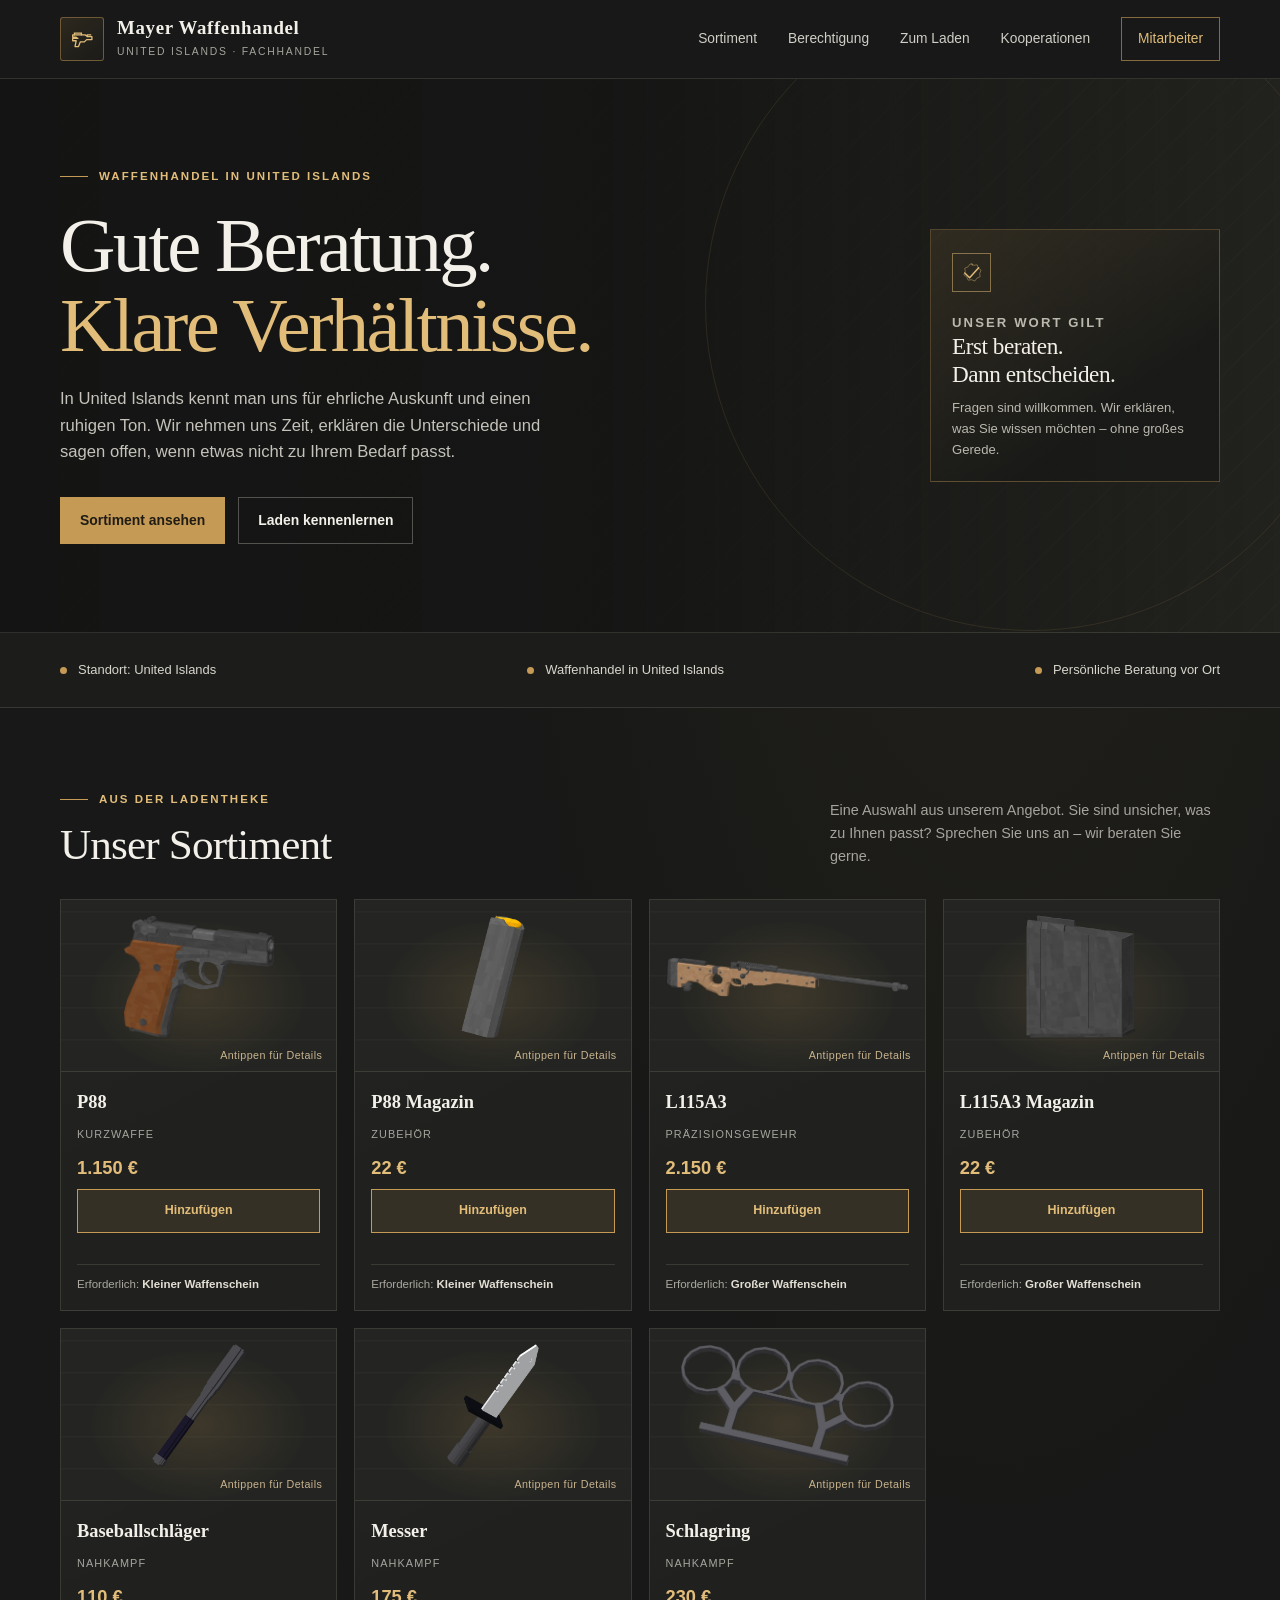
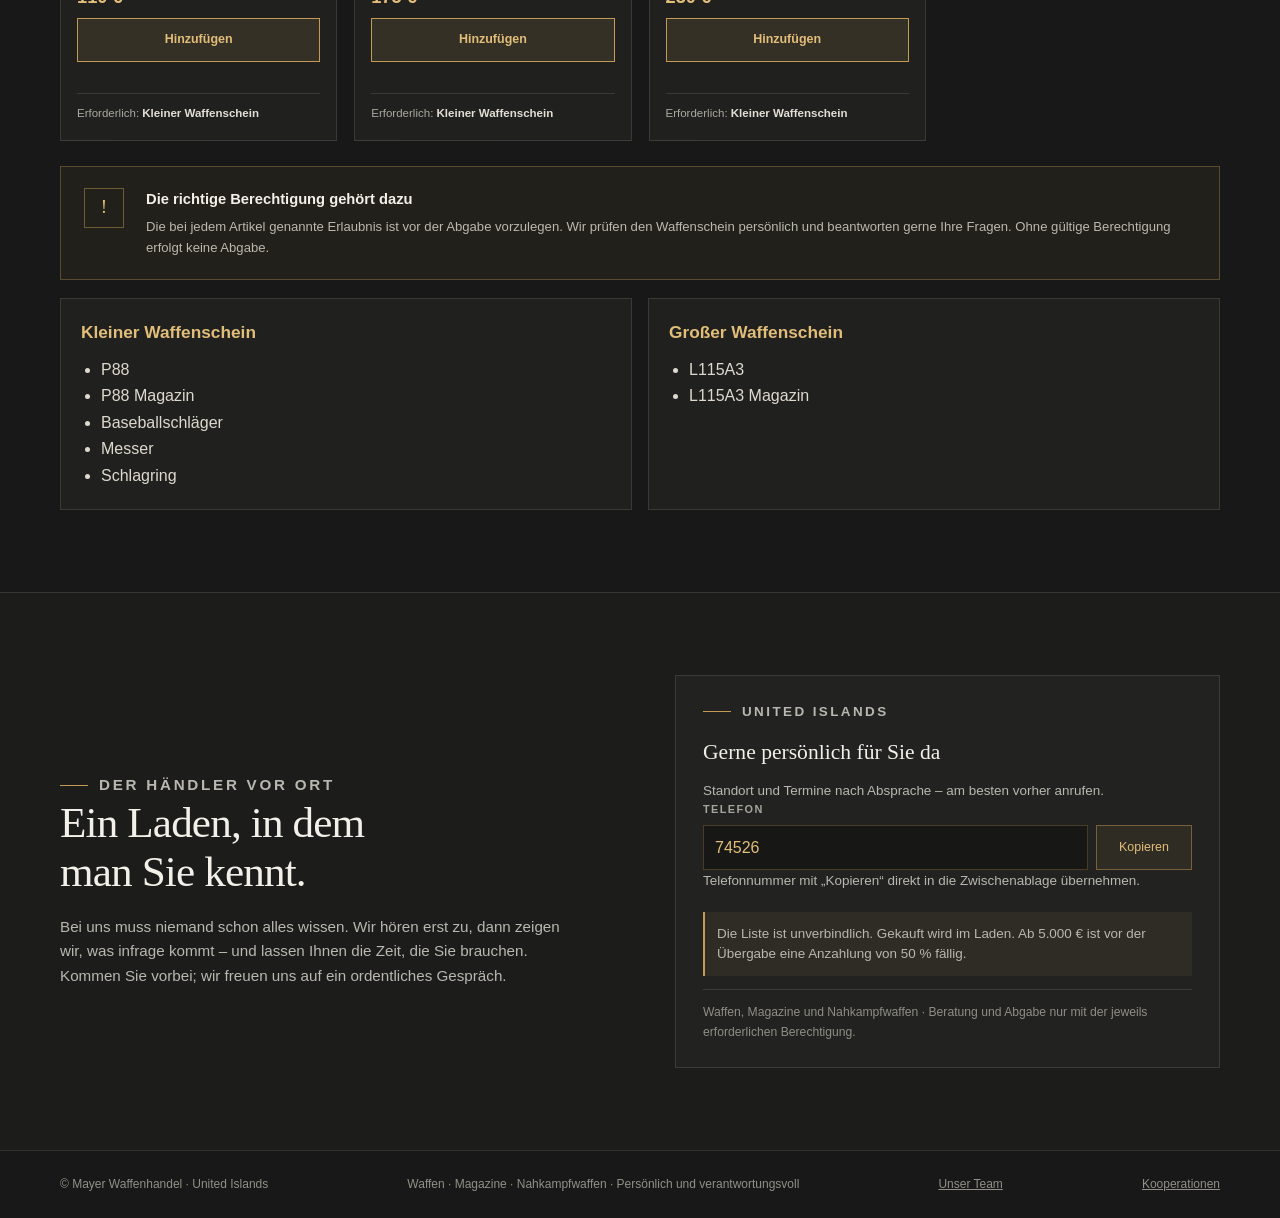
<file: index.html>
<!doctype html>
<html lang="de">
<head>
  <meta charset="utf-8">
  <meta name="viewport" content="width=device-width, initial-scale=1">
  <meta name="theme-color" content="#171817">
  <meta name="description" content="Mayer Waffenhandel in United Islands – Waffen, Magazine und Nahkampfwaffen mit persönlicher Beratung.">
  <title>Mayer Waffenhandel | United Islands</title>
  <link rel="icon" href="favicon.svg" type="image/svg+xml">
  <meta property="og:title" content="Mayer Waffenhandel | United Islands">
  <meta property="og:description" content="Waffen, Magazine und Nahkampfwaffen in United Islands – mit persönlicher Beratung vor Ort.">
  <meta property="og:type" content="website">
  <meta property="og:locale" content="de_DE">
  <meta property="og:url" content="https://tim44754346.github.io/mayer-waffenhandel/">
  <meta property="og:image" content="https://tim44754346.github.io/mayer-waffenhandel/vorschau.png">
  <meta property="og:image:alt" content="Mayer Waffenhandel in United Islands">
  <meta name="twitter:card" content="summary_large_image">
  <link rel="stylesheet" href="css/style.css?v=5">
  <link rel="stylesheet" href="css/index.css?v=5">
</head>
<body>
  <header class="site-header">
    <div class="container header-inner">
      <a class="brand" href="#start" aria-label="Mayer Waffenhandel – zur Startseite">
        <span class="brand-mark" aria-hidden="true">
          <svg viewBox="0 0 48 48" fill="none" xmlns="http://www.w3.org/2000/svg">
            <path d="M8 17h21l5 3h7v5h-9l-4 4h-7l-3 8h-6l2-10h-6v-4h9l-3-2H8v-4Z" stroke="currentColor" stroke-width="2.2" stroke-linejoin="round"/>
            <path d="M11 17v-3h12v3M33 20v-3h6" stroke="currentColor" stroke-width="2.2" stroke-linecap="round"/>
          </svg>
        </span>
        <span>
          <span class="brand-name">Mayer Waffenhandel</span>
          <span class="brand-caption">United Islands · Fachhandel</span>
        </span>
      </a>
      <nav class="main-nav" aria-label="Hauptnavigation">
        <a href="#sortiment">Sortiment</a>
        <a href="#berechtigung">Berechtigung</a>
        <a href="#kontakt">Zum Laden</a>
        <a href="kooperationen.html">Kooperationen</a>
        <a class="nav-contact" href="mitarbeiter.html">Mitarbeiter</a>
      </nav>
    </div>
  </header>

  <main id="start">
    <section class="hero" aria-labelledby="hero-title">
      <div class="container hero-inner">
        <div class="hero-copy-block">
          <p class="eyebrow">Waffenhandel in United Islands</p>
          <h1 id="hero-title">Gute Beratung.<br><span>Klare Verhältnisse.</span></h1>
          <p class="hero-copy">In United Islands kennt man uns für ehrliche Auskunft und einen ruhigen Ton. Wir nehmen uns Zeit, erklären die Unterschiede und sagen offen, wenn etwas nicht zu Ihrem Bedarf passt.</p>
          <div class="hero-actions">
            <a class="button" href="#sortiment">Sortiment ansehen</a>
            <a class="button button-secondary" href="#kontakt">Laden kennenlernen</a>
          </div>
        </div>
        <aside class="counter-note" aria-label="Unser Anspruch">
          <span class="counter-note-mark" aria-hidden="true">
            <svg viewBox="0 0 48 48" fill="none" xmlns="http://www.w3.org/2000/svg">
              <path d="M10 25 20 35 39 14" stroke="currentColor" stroke-width="3" stroke-linecap="round" stroke-linejoin="round"/>
              <path d="M24 5 29 9l7-1 2 7 6 4-3 7 1 7-7 3-4 6-7-3-7 1-3-7-6-4 3-7-1-7 7-3 4-6 6 3Z" stroke="currentColor" stroke-width="1.5" opacity=".58"/>
            </svg>
          </span>
          <p class="counter-note-label">Unser Wort gilt</p>
          <h2>Erst beraten.<br>Dann entscheiden.</h2>
          <p>Fragen sind willkommen. Wir erklären, was Sie wissen möchten – ohne großes Gerede.</p>
        </aside>
      </div>
    </section>

    <div class="trust-strip" aria-label="Informationen zum Geschäft">
      <div class="container trust-inner">
        <div class="trust-item"><span class="trust-dot"></span>Standort: United Islands</div>
        <div class="trust-item"><span class="trust-dot"></span>Waffenhandel in United Islands</div>
        <div class="trust-item"><span class="trust-dot"></span>Persönliche Beratung vor Ort</div>
      </div>
    </div>

    <section class="section" id="sortiment" aria-labelledby="sortiment-title">
      <div class="container">
        <div class="section-heading">
          <div>
            <p class="eyebrow">Aus der Ladentheke</p>
            <h2 id="sortiment-title">Unser Sortiment</h2>
          </div>
          <p class="section-intro">Eine Auswahl aus unserem Angebot. Sie sind unsicher, was zu Ihnen passt? Sprechen Sie uns an – wir beraten Sie gerne.</p>
        </div>

        <div class="product-grid">
          <article class="product-card" data-id="p88" data-name="P88" data-price="1150" data-permit="Kleiner Waffenschein">
  <input class="modal-toggle" type="checkbox" id="details-p88" aria-label="Details zu P88 öffnen" aria-controls="dialog-p88">
  <div class="product-image"><label class="modal-open" for="details-p88" aria-label="Details zu P88 öffnen"><picture><source srcset="bilder/p88_waffe_schraeg.webp" type="image/webp"><img alt="P88, Produktabbildung – Schrägansicht" src="bilder/p88_waffe_schraeg.png" width="640" height="519" decoding="async"></picture><span class="preview-prompt">Antippen für Details</span></label></div>
  <div class="product-info">
    <h3>P88</h3>
    <p class="product-category">Kurzwaffe</p>
    <div class="product-bottom"><div class="product-actions"><span class="price">1.150&nbsp;€</span></div><button class="inquiry-add product-add" type="button" aria-label="P88 zur Anfrageliste hinzufügen" hidden>Hinzufügen</button><div class="quantity-control item-quantity-control card-quantity-control" hidden><button class="quantity-step item-quantity-step" type="button" data-item-step="-1" aria-label="Menge von P88 verringern">−</button><input class="inquiry-quantity-input direct-quantity-input" id="qty-card-p88" data-field="quantity" type="number" min="0" max="999" step="1" value="0" inputmode="numeric" aria-label="Menge von P88 in der Anfrageliste"><button class="quantity-step item-quantity-step" type="button" data-item-step="1" aria-label="Menge von P88 erhöhen">+</button></div><span class="product-add-status" role="status" aria-live="polite"></span></div><span class="permit">Erforderlich: <strong>Kleiner Waffenschein</strong></span>
  </div>
  <div class="product-modal">
    <label class="modal-backdrop" for="details-p88" aria-label="Details zu P88 schließen"></label>
    <div class="modal-dialog" id="dialog-p88" role="dialog" aria-modal="true" aria-labelledby="heading-p88">
      <div class="modal-visual">
        <input class="modal-view-radio" type="radio" id="angle-p88-schraeg" name="angle-p88" value="schraeg" checked>
        <input class="modal-view-radio" type="radio" id="angle-p88-seite" name="angle-p88" value="seite">
        <input class="modal-view-radio" type="radio" id="angle-p88-gegenseite" name="angle-p88" value="gegenseite">
        <input class="modal-view-radio" type="radio" id="angle-p88-hinten" name="angle-p88" value="hinten">
        <input class="modal-view-radio" type="radio" id="angle-p88-oben" name="angle-p88" value="oben">
        <input class="modal-view-radio" type="radio" id="angle-p88-3d" name="angle-p88" value="3d">
        <div class="view-gallery" role="group" aria-label="Ansichten von P88">
          <picture><source srcset="bilder/p88_waffe_schraeg.webp" type="image/webp"><img class="view-image view-schraeg" alt="P88, Produktabbildung – Schrägansicht" src="bilder/p88_waffe_schraeg.png" width="640" height="519" decoding="async" loading="lazy"></picture>
          <picture><source srcset="bilder/p88_waffe_seite.webp" type="image/webp"><img class="view-image view-seite" alt="P88, Produktabbildung – Seitenansicht" src="bilder/p88_waffe_seite.png" width="640" height="477" decoding="async" loading="lazy"></picture>
          <picture><source srcset="bilder/p88_waffe_gegenseite.webp" type="image/webp"><img class="view-image view-gegenseite" alt="P88, Produktabbildung – Ansicht von der Gegenseite" src="bilder/p88_waffe_gegenseite.png" width="640" height="477" decoding="async" loading="lazy"></picture>
          <picture><source srcset="bilder/p88_waffe_hinten.webp" type="image/webp"><img class="view-image view-hinten" alt="P88, Produktabbildung – Rückansicht" src="bilder/p88_waffe_hinten.png" width="640" height="563" decoding="async" loading="lazy"></picture>
          <picture><source srcset="bilder/p88_waffe_oben.webp" type="image/webp"><img class="view-image view-oben" alt="P88, Produktabbildung – Draufsicht" src="bilder/p88_waffe_oben.png" width="640" height="113" decoding="async" loading="lazy"></picture>
        </div>
        <div class="waffen3d" data-model="modelle/p88_waffe.json" aria-label="Drehbare 3D-Ansicht: P88"></div>
        <div class="view-controls" role="group" aria-label="Ansicht wählen">
          <label for="angle-p88-schraeg">Schräg</label>
          <label for="angle-p88-seite">Seite</label>
          <label for="angle-p88-gegenseite">Gegenseite</label>
          <label for="angle-p88-hinten">Hinten</label>
          <label for="angle-p88-oben">Oben</label>
                  <label for="angle-p88-3d">3D</label>
        </div>
      </div>
      <div class="modal-info">
        <label class="modal-close" for="details-p88" aria-label="Fenster schließen">×</label>
        <p class="modal-category">Kurzwaffe</p>
        <h2 id="heading-p88">P88</h2>
        <dl class="modal-facts">
          <div><dt>Preis</dt><dd class="modal-price">1.150&nbsp;€</dd></div>
          
          <div><dt>Berechtigung</dt><dd class="modal-permit">Erforderlich: Kleiner Waffenschein</dd></div>
        </dl>
        <div class="quantity-control item-quantity-control modal-item-quantity-control" hidden><button class="quantity-step item-quantity-step" type="button" data-item-step="-1" aria-label="Menge von P88 verringern">−</button><input class="inquiry-quantity-input direct-quantity-input" id="qty-modal-p88" data-field="quantity" type="number" min="0" max="999" step="1" value="0" inputmode="numeric" aria-label="Menge von P88 in der Anfrageliste"><button class="quantity-step item-quantity-step" type="button" data-item-step="1" aria-label="Menge von P88 erhöhen">+</button></div>
        <button class="inquiry-add modal-inquiry-add" type="button" aria-label="P88 zur Anfrageliste hinzufügen" hidden>Hinzufügen</button>
        <p class="modal-add-status" role="status" aria-live="polite"></p>
        <button class="inquiry-open-modal" type="button" disabled>Anfrageliste öffnen</button>
        <label class="modal-close-text" for="details-p88">Schließen</label>
      </div>
    </div>
  </div>
</article>

          <article class="product-card" data-id="p88-magazin" data-name="P88 Magazin" data-price="22" data-permit="Kleiner Waffenschein">
  <input class="modal-toggle" type="checkbox" id="details-p88-magazin" aria-label="Details zu P88 Magazin öffnen" aria-controls="dialog-p88-magazin">
  <div class="product-image"><label class="modal-open" for="details-p88-magazin" aria-label="Details zu P88 Magazin öffnen"><picture><source srcset="bilder/p88_magazin_schraeg.webp" type="image/webp"><img alt="P88 Magazin – Schrägansicht" src="bilder/p88_magazin_schraeg.png" width="222" height="420" decoding="async"></picture><span class="preview-prompt">Antippen für Details</span></label></div>
  <div class="product-info">
    <h3>P88 Magazin</h3>
    <p class="product-category">Zubehör</p>
    <div class="product-bottom"><div class="product-actions"><span class="price">22&nbsp;€</span></div><button class="inquiry-add product-add" type="button" aria-label="P88 Magazin zur Anfrageliste hinzufügen" hidden>Hinzufügen</button><div class="quantity-control item-quantity-control card-quantity-control" hidden><button class="quantity-step item-quantity-step" type="button" data-item-step="-1" aria-label="Menge von P88 Magazin verringern">−</button><input class="inquiry-quantity-input direct-quantity-input" id="qty-card-p88-magazin" data-field="quantity" type="number" min="0" max="999" step="1" value="0" inputmode="numeric" aria-label="Menge von P88 Magazin in der Anfrageliste"><button class="quantity-step item-quantity-step" type="button" data-item-step="1" aria-label="Menge von P88 Magazin erhöhen">+</button></div><span class="product-add-status" role="status" aria-live="polite"></span></div><span class="permit">Erforderlich: <strong>Kleiner Waffenschein</strong></span>
  </div>
  <div class="product-modal">
    <label class="modal-backdrop" for="details-p88-magazin" aria-label="Details zu P88 Magazin schließen"></label>
    <div class="modal-dialog" id="dialog-p88-magazin" role="dialog" aria-modal="true" aria-labelledby="heading-p88-magazin">
      <div class="modal-visual">
        <input class="modal-view-radio" type="radio" id="angle-p88-magazin-schraeg" name="angle-p88-magazin" value="schraeg" checked>
        <input class="modal-view-radio" type="radio" id="angle-p88-magazin-seite" name="angle-p88-magazin" value="seite">
        <input class="modal-view-radio" type="radio" id="angle-p88-magazin-gegenseite" name="angle-p88-magazin" value="gegenseite">
        <input class="modal-view-radio" type="radio" id="angle-p88-magazin-hinten" name="angle-p88-magazin" value="hinten">
        <input class="modal-view-radio" type="radio" id="angle-p88-magazin-oben" name="angle-p88-magazin" value="oben">
        <input class="modal-view-radio" type="radio" id="angle-p88-magazin-3d" name="angle-p88-magazin" value="3d">
        <div class="view-gallery" role="group" aria-label="Ansichten von P88 Magazin">
          <picture><source srcset="bilder/p88_magazin_schraeg.webp" type="image/webp"><img class="view-image view-schraeg" alt="P88 Magazin – Schrägansicht" src="bilder/p88_magazin_schraeg.png" width="222" height="420" decoding="async" loading="lazy"></picture>
          <picture><source srcset="bilder/p88_magazin_seite.webp" type="image/webp"><img class="view-image view-seite" alt="P88 Magazin – Seitenansicht" src="bilder/p88_magazin_seite.png" width="223" height="420" decoding="async" loading="lazy"></picture>
          <picture><source srcset="bilder/p88_magazin_gegenseite.webp" type="image/webp"><img class="view-image view-gegenseite" alt="P88 Magazin – Ansicht von der Gegenseite" src="bilder/p88_magazin_gegenseite.png" width="223" height="420" decoding="async" loading="lazy"></picture>
          <picture><source srcset="bilder/p88_magazin_hinten.webp" type="image/webp"><img class="view-image view-hinten" alt="P88 Magazin – Rückansicht" src="bilder/p88_magazin_hinten.png" width="215" height="420" decoding="async" loading="lazy"></picture>
          <picture><source srcset="bilder/p88_magazin_oben.webp" type="image/webp"><img class="view-image view-oben" alt="P88 Magazin – Draufsicht" src="bilder/p88_magazin_oben.png" width="420" height="128" decoding="async" loading="lazy"></picture>
        </div>
        <div class="waffen3d" data-model="modelle/p88_magazin.json" aria-label="Drehbare 3D-Ansicht: P88 Magazin"></div>
        <div class="view-controls" role="group" aria-label="Ansicht wählen">
          <label for="angle-p88-magazin-schraeg">Schräg</label>
          <label for="angle-p88-magazin-seite">Seite</label>
          <label for="angle-p88-magazin-gegenseite">Gegenseite</label>
          <label for="angle-p88-magazin-hinten">Hinten</label>
          <label for="angle-p88-magazin-oben">Oben</label>
                  <label for="angle-p88-magazin-3d">3D</label>
        </div>
      </div>
      <div class="modal-info">
        <label class="modal-close" for="details-p88-magazin" aria-label="Fenster schließen">×</label>
        <p class="modal-category">Zubehör</p>
        <h2 id="heading-p88-magazin">P88 Magazin</h2>
        <dl class="modal-facts">
          <div><dt>Preis</dt><dd class="modal-price">22&nbsp;€</dd></div>
          
          <div><dt>Berechtigung</dt><dd class="modal-permit">Erforderlich: Kleiner Waffenschein</dd></div>
        </dl>
        <div class="quantity-control item-quantity-control modal-item-quantity-control" hidden><button class="quantity-step item-quantity-step" type="button" data-item-step="-1" aria-label="Menge von P88 Magazin verringern">−</button><input class="inquiry-quantity-input direct-quantity-input" id="qty-modal-p88-magazin" data-field="quantity" type="number" min="0" max="999" step="1" value="0" inputmode="numeric" aria-label="Menge von P88 Magazin in der Anfrageliste"><button class="quantity-step item-quantity-step" type="button" data-item-step="1" aria-label="Menge von P88 Magazin erhöhen">+</button></div>
        <button class="inquiry-add modal-inquiry-add" type="button" aria-label="P88 Magazin zur Anfrageliste hinzufügen" hidden>Hinzufügen</button>
        <p class="modal-add-status" role="status" aria-live="polite"></p>
        <button class="inquiry-open-modal" type="button" disabled>Anfrageliste öffnen</button>
        <label class="modal-close-text" for="details-p88-magazin">Schließen</label>
      </div>
    </div>
  </div>
</article>

          <article class="product-card" data-id="l115a3" data-name="L115A3" data-price="2150" data-permit="Großer Waffenschein">
  <input class="modal-toggle" type="checkbox" id="details-l115a3" aria-label="Details zu L115A3 öffnen" aria-controls="dialog-l115a3">
  <div class="product-image"><label class="modal-open" for="details-l115a3" aria-label="Details zu L115A3 öffnen"><picture><source srcset="bilder/l115a3_waffe_schraeg.webp" type="image/webp"><img alt="L115A3, Produktabbildung – Schrägansicht" src="bilder/l115a3_waffe_schraeg.png" width="1000" height="179" decoding="async"></picture><span class="preview-prompt">Antippen für Details</span></label></div>
  <div class="product-info">
    <h3>L115A3</h3>
    <p class="product-category">Präzisionsgewehr</p>
    <div class="product-bottom"><div class="product-actions"><span class="price">2.150&nbsp;€</span></div><button class="inquiry-add product-add" type="button" aria-label="L115A3 zur Anfrageliste hinzufügen" hidden>Hinzufügen</button><div class="quantity-control item-quantity-control card-quantity-control" hidden><button class="quantity-step item-quantity-step" type="button" data-item-step="-1" aria-label="Menge von L115A3 verringern">−</button><input class="inquiry-quantity-input direct-quantity-input" id="qty-card-l115a3" data-field="quantity" type="number" min="0" max="999" step="1" value="0" inputmode="numeric" aria-label="Menge von L115A3 in der Anfrageliste"><button class="quantity-step item-quantity-step" type="button" data-item-step="1" aria-label="Menge von L115A3 erhöhen">+</button></div><span class="product-add-status" role="status" aria-live="polite"></span></div><span class="permit">Erforderlich: <strong>Großer Waffenschein</strong></span>
  </div>
  <div class="product-modal">
    <label class="modal-backdrop" for="details-l115a3" aria-label="Details zu L115A3 schließen"></label>
    <div class="modal-dialog" id="dialog-l115a3" role="dialog" aria-modal="true" aria-labelledby="heading-l115a3">
      <div class="modal-visual">
        <input class="modal-view-radio" type="radio" id="angle-l115a3-schraeg" name="angle-l115a3" value="schraeg" checked>
        <input class="modal-view-radio" type="radio" id="angle-l115a3-seite" name="angle-l115a3" value="seite">
        <input class="modal-view-radio" type="radio" id="angle-l115a3-gegenseite" name="angle-l115a3" value="gegenseite">
        <input class="modal-view-radio" type="radio" id="angle-l115a3-hinten" name="angle-l115a3" value="hinten">
        <input class="modal-view-radio" type="radio" id="angle-l115a3-oben" name="angle-l115a3" value="oben">
        <input class="modal-view-radio" type="radio" id="angle-l115a3-3d" name="angle-l115a3" value="3d">
        <div class="view-gallery" role="group" aria-label="Ansichten von L115A3">
          <picture><source srcset="bilder/l115a3_waffe_schraeg.webp" type="image/webp"><img class="view-image view-schraeg" alt="L115A3, Produktabbildung – Schrägansicht" src="bilder/l115a3_waffe_schraeg.png" width="1000" height="179" decoding="async" loading="lazy"></picture>
          <picture><source srcset="bilder/l115a3_waffe_seite.webp" type="image/webp"><img class="view-image view-seite" alt="L115A3, Produktabbildung – Seitenansicht" src="bilder/l115a3_waffe_seite.png" width="1000" height="158" decoding="async" loading="lazy"></picture>
          <picture><source srcset="bilder/l115a3_waffe_gegenseite.webp" type="image/webp"><img class="view-image view-gegenseite" alt="L115A3, Produktabbildung – Ansicht von der Gegenseite" src="bilder/l115a3_waffe_gegenseite.png" width="1000" height="158" decoding="async" loading="lazy"></picture>
          <picture><source srcset="bilder/l115a3_waffe_hinten.webp" type="image/webp"><img class="view-image view-hinten" alt="L115A3, Produktabbildung – Rückansicht" src="bilder/l115a3_waffe_hinten.png" width="1000" height="278" decoding="async" loading="lazy"></picture>
          <picture><source srcset="bilder/l115a3_waffe_oben.webp" type="image/webp"><img class="view-image view-oben" alt="L115A3, Produktabbildung – Draufsicht" src="bilder/l115a3_waffe_oben.png" width="1000" height="83" decoding="async" loading="lazy"></picture>
        </div>
        <div class="waffen3d" data-model="modelle/l115a3_waffe.json" aria-label="Drehbare 3D-Ansicht: L115A3"></div>
        <div class="view-controls" role="group" aria-label="Ansicht wählen">
          <label for="angle-l115a3-schraeg">Schräg</label>
          <label for="angle-l115a3-seite">Seite</label>
          <label for="angle-l115a3-gegenseite">Gegenseite</label>
          <label for="angle-l115a3-hinten">Hinten</label>
          <label for="angle-l115a3-oben">Oben</label>
                  <label for="angle-l115a3-3d">3D</label>
        </div>
      </div>
      <div class="modal-info">
        <label class="modal-close" for="details-l115a3" aria-label="Fenster schließen">×</label>
        <p class="modal-category">Präzisionsgewehr</p>
        <h2 id="heading-l115a3">L115A3</h2>
        <dl class="modal-facts">
          <div><dt>Preis</dt><dd class="modal-price">2.150&nbsp;€</dd></div>
          
          <div><dt>Berechtigung</dt><dd class="modal-permit">Erforderlich: Großer Waffenschein</dd></div>
        </dl>
        <div class="quantity-control item-quantity-control modal-item-quantity-control" hidden><button class="quantity-step item-quantity-step" type="button" data-item-step="-1" aria-label="Menge von L115A3 verringern">−</button><input class="inquiry-quantity-input direct-quantity-input" id="qty-modal-l115a3" data-field="quantity" type="number" min="0" max="999" step="1" value="0" inputmode="numeric" aria-label="Menge von L115A3 in der Anfrageliste"><button class="quantity-step item-quantity-step" type="button" data-item-step="1" aria-label="Menge von L115A3 erhöhen">+</button></div>
        <button class="inquiry-add modal-inquiry-add" type="button" aria-label="L115A3 zur Anfrageliste hinzufügen" hidden>Hinzufügen</button>
        <p class="modal-add-status" role="status" aria-live="polite"></p>
        <button class="inquiry-open-modal" type="button" disabled>Anfrageliste öffnen</button>
        <label class="modal-close-text" for="details-l115a3">Schließen</label>
      </div>
    </div>
  </div>
</article>

          <article class="product-card" data-id="l115a3-magazin" data-name="L115A3 Magazin" data-price="22" data-permit="Großer Waffenschein">
  <input class="modal-toggle" type="checkbox" id="details-l115a3-magazin" aria-label="Details zu L115A3 Magazin öffnen" aria-controls="dialog-l115a3-magazin">
  <div class="product-image"><label class="modal-open" for="details-l115a3-magazin" aria-label="Details zu L115A3 Magazin öffnen"><picture><source srcset="bilder/l115a3_magazin_schraeg.webp" type="image/webp"><img alt="L115A3 Magazin – Schrägansicht" src="bilder/l115a3_magazin_schraeg.png" width="377" height="420" decoding="async"></picture><span class="preview-prompt">Antippen für Details</span></label></div>
  <div class="product-info">
    <h3>L115A3 Magazin</h3>
    <p class="product-category">Zubehör</p>
    <div class="product-bottom"><div class="product-actions"><span class="price">22&nbsp;€</span></div><button class="inquiry-add product-add" type="button" aria-label="L115A3 Magazin zur Anfrageliste hinzufügen" hidden>Hinzufügen</button><div class="quantity-control item-quantity-control card-quantity-control" hidden><button class="quantity-step item-quantity-step" type="button" data-item-step="-1" aria-label="Menge von L115A3 Magazin verringern">−</button><input class="inquiry-quantity-input direct-quantity-input" id="qty-card-l115a3-magazin" data-field="quantity" type="number" min="0" max="999" step="1" value="0" inputmode="numeric" aria-label="Menge von L115A3 Magazin in der Anfrageliste"><button class="quantity-step item-quantity-step" type="button" data-item-step="1" aria-label="Menge von L115A3 Magazin erhöhen">+</button></div><span class="product-add-status" role="status" aria-live="polite"></span></div><span class="permit">Erforderlich: <strong>Großer Waffenschein</strong></span>
  </div>
  <div class="product-modal">
    <label class="modal-backdrop" for="details-l115a3-magazin" aria-label="Details zu L115A3 Magazin schließen"></label>
    <div class="modal-dialog" id="dialog-l115a3-magazin" role="dialog" aria-modal="true" aria-labelledby="heading-l115a3-magazin">
      <div class="modal-visual">
        <input class="modal-view-radio" type="radio" id="angle-l115a3-magazin-schraeg" name="angle-l115a3-magazin" value="schraeg" checked>
        <input class="modal-view-radio" type="radio" id="angle-l115a3-magazin-seite" name="angle-l115a3-magazin" value="seite">
        <input class="modal-view-radio" type="radio" id="angle-l115a3-magazin-gegenseite" name="angle-l115a3-magazin" value="gegenseite">
        <input class="modal-view-radio" type="radio" id="angle-l115a3-magazin-hinten" name="angle-l115a3-magazin" value="hinten">
        <input class="modal-view-radio" type="radio" id="angle-l115a3-magazin-oben" name="angle-l115a3-magazin" value="oben">
        <input class="modal-view-radio" type="radio" id="angle-l115a3-magazin-3d" name="angle-l115a3-magazin" value="3d">
        <div class="view-gallery" role="group" aria-label="Ansichten von L115A3 Magazin">
          <picture><source srcset="bilder/l115a3_magazin_schraeg.webp" type="image/webp"><img class="view-image view-schraeg" alt="L115A3 Magazin – Schrägansicht" src="bilder/l115a3_magazin_schraeg.png" width="377" height="420" decoding="async" loading="lazy"></picture>
          <picture><source srcset="bilder/l115a3_magazin_seite.webp" type="image/webp"><img class="view-image view-seite" alt="L115A3 Magazin – Seitenansicht" src="bilder/l115a3_magazin_seite.png" width="383" height="420" decoding="async" loading="lazy"></picture>
          <picture><source srcset="bilder/l115a3_magazin_gegenseite.webp" type="image/webp"><img class="view-image view-gegenseite" alt="L115A3 Magazin – Ansicht von der Gegenseite" src="bilder/l115a3_magazin_gegenseite.png" width="383" height="420" decoding="async" loading="lazy"></picture>
          <picture><source srcset="bilder/l115a3_magazin_hinten.webp" type="image/webp"><img class="view-image view-hinten" alt="L115A3 Magazin – Rückansicht" src="bilder/l115a3_magazin_hinten.png" width="362" height="420" decoding="async" loading="lazy"></picture>
          <picture><source srcset="bilder/l115a3_magazin_oben.webp" type="image/webp"><img class="view-image view-oben" alt="L115A3 Magazin – Draufsicht" src="bilder/l115a3_magazin_oben.png" width="420" height="116" decoding="async" loading="lazy"></picture>
        </div>
        <div class="waffen3d" data-model="modelle/l115a3_magazin.json" aria-label="Drehbare 3D-Ansicht: L115A3 Magazin"></div>
        <div class="view-controls" role="group" aria-label="Ansicht wählen">
          <label for="angle-l115a3-magazin-schraeg">Schräg</label>
          <label for="angle-l115a3-magazin-seite">Seite</label>
          <label for="angle-l115a3-magazin-gegenseite">Gegenseite</label>
          <label for="angle-l115a3-magazin-hinten">Hinten</label>
          <label for="angle-l115a3-magazin-oben">Oben</label>
                  <label for="angle-l115a3-magazin-3d">3D</label>
        </div>
      </div>
      <div class="modal-info">
        <label class="modal-close" for="details-l115a3-magazin" aria-label="Fenster schließen">×</label>
        <p class="modal-category">Zubehör</p>
        <h2 id="heading-l115a3-magazin">L115A3 Magazin</h2>
        <dl class="modal-facts">
          <div><dt>Preis</dt><dd class="modal-price">22&nbsp;€</dd></div>
          
          <div><dt>Berechtigung</dt><dd class="modal-permit">Erforderlich: Großer Waffenschein</dd></div>
        </dl>
        <div class="quantity-control item-quantity-control modal-item-quantity-control" hidden><button class="quantity-step item-quantity-step" type="button" data-item-step="-1" aria-label="Menge von L115A3 Magazin verringern">−</button><input class="inquiry-quantity-input direct-quantity-input" id="qty-modal-l115a3-magazin" data-field="quantity" type="number" min="0" max="999" step="1" value="0" inputmode="numeric" aria-label="Menge von L115A3 Magazin in der Anfrageliste"><button class="quantity-step item-quantity-step" type="button" data-item-step="1" aria-label="Menge von L115A3 Magazin erhöhen">+</button></div>
        <button class="inquiry-add modal-inquiry-add" type="button" aria-label="L115A3 Magazin zur Anfrageliste hinzufügen" hidden>Hinzufügen</button>
        <p class="modal-add-status" role="status" aria-live="polite"></p>
        <button class="inquiry-open-modal" type="button" disabled>Anfrageliste öffnen</button>
        <label class="modal-close-text" for="details-l115a3-magazin">Schließen</label>
      </div>
    </div>
  </div>
</article>

          <article class="product-card" data-id="baseballschlaeger" data-name="Baseballschläger" data-price="110" data-permit="Kleiner Waffenschein">
  <input class="modal-toggle" type="checkbox" id="details-baseballschl-ger" aria-label="Details zu Baseballschläger öffnen" aria-controls="dialog-baseballschl-ger">
  <div class="product-image"><label class="modal-open" for="details-baseballschl-ger" aria-label="Details zu Baseballschläger öffnen"><picture><source srcset="bilder/baseballschlaeger.webp" type="image/webp"><img alt="Baseballschläger" src="bilder/baseballschlaeger.png" width="690" height="900" decoding="async"></picture><span class="preview-prompt">Antippen für Details</span></label></div>
  <div class="product-info">
    <h3>Baseballschläger</h3>
    <p class="product-category">Nahkampf</p>
    <div class="product-bottom"><div class="product-actions"><span class="price">110&nbsp;€</span></div><button class="inquiry-add product-add" type="button" aria-label="Baseballschläger zur Anfrageliste hinzufügen" hidden>Hinzufügen</button><div class="quantity-control item-quantity-control card-quantity-control" hidden><button class="quantity-step item-quantity-step" type="button" data-item-step="-1" aria-label="Menge von Baseballschläger verringern">−</button><input class="inquiry-quantity-input direct-quantity-input" id="qty-card-baseballschlaeger" data-field="quantity" type="number" min="0" max="999" step="1" value="0" inputmode="numeric" aria-label="Menge von Baseballschläger in der Anfrageliste"><button class="quantity-step item-quantity-step" type="button" data-item-step="1" aria-label="Menge von Baseballschläger erhöhen">+</button></div><span class="product-add-status" role="status" aria-live="polite"></span></div><span class="permit">Erforderlich: <strong>Kleiner Waffenschein</strong></span>
  </div>
  <div class="product-modal">
    <label class="modal-backdrop" for="details-baseballschl-ger" aria-label="Details zu Baseballschläger schließen"></label>
    <div class="modal-dialog" id="dialog-baseballschl-ger" role="dialog" aria-modal="true" aria-labelledby="heading-baseballschl-ger">
      <div class="modal-visual"><input class="display-mode-radio" type="radio" id="mode-baseballschl-ger-image" name="mode-baseballschl-ger" value="image" checked>
        <input class="display-mode-radio" type="radio" id="mode-baseballschl-ger-3d" name="mode-baseballschl-ger" value="3d">
        <div class="single-gallery"><picture><source srcset="bilder/baseballschlaeger.webp" type="image/webp"><img alt="Baseballschläger" src="bilder/baseballschlaeger.png" width="690" height="900" decoding="async" loading="lazy"></picture></div>
        <div class="waffen3d" data-model="modelle/baseballschlaeger.json" aria-label="Drehbare 3D-Ansicht: Baseballschläger"></div>
        <div class="mode-controls" role="group" aria-label="Ansicht wählen"><label for="mode-baseballschl-ger-image">Bild</label><label for="mode-baseballschl-ger-3d">3D</label></div></div>
      <div class="modal-info">
        <label class="modal-close" for="details-baseballschl-ger" aria-label="Fenster schließen">×</label>
        <p class="modal-category">Nahkampf</p>
        <h2 id="heading-baseballschl-ger">Baseballschläger</h2>
        <dl class="modal-facts">
          <div><dt>Preis</dt><dd class="modal-price">110&nbsp;€</dd></div>
          
          <div><dt>Berechtigung</dt><dd class="modal-permit">Erforderlich: Kleiner Waffenschein</dd></div>
        </dl>
        <div class="quantity-control item-quantity-control modal-item-quantity-control" hidden><button class="quantity-step item-quantity-step" type="button" data-item-step="-1" aria-label="Menge von Baseballschläger verringern">−</button><input class="inquiry-quantity-input direct-quantity-input" id="qty-modal-baseballschlaeger" data-field="quantity" type="number" min="0" max="999" step="1" value="0" inputmode="numeric" aria-label="Menge von Baseballschläger in der Anfrageliste"><button class="quantity-step item-quantity-step" type="button" data-item-step="1" aria-label="Menge von Baseballschläger erhöhen">+</button></div>
        <button class="inquiry-add modal-inquiry-add" type="button" aria-label="Baseballschläger zur Anfrageliste hinzufügen" hidden>Hinzufügen</button>
        <p class="modal-add-status" role="status" aria-live="polite"></p>
        <button class="inquiry-open-modal" type="button" disabled>Anfrageliste öffnen</button>
        <label class="modal-close-text" for="details-baseballschl-ger">Schließen</label>
      </div>
    </div>
  </div>
</article>

          <article class="product-card" data-id="messer" data-name="Messer" data-price="175" data-permit="Kleiner Waffenschein">
  <input class="modal-toggle" type="checkbox" id="details-messer" aria-label="Details zu Messer öffnen" aria-controls="dialog-messer">
  <div class="product-image"><label class="modal-open" for="details-messer" aria-label="Details zu Messer öffnen"><picture><source srcset="bilder/messer.webp" type="image/webp"><img alt="Messer" src="bilder/messer.png" width="681" height="900" decoding="async"></picture><span class="preview-prompt">Antippen für Details</span></label></div>
  <div class="product-info">
    <h3>Messer</h3>
    <p class="product-category">Nahkampf</p>
    <div class="product-bottom"><div class="product-actions"><span class="price">175&nbsp;€</span></div><button class="inquiry-add product-add" type="button" aria-label="Messer zur Anfrageliste hinzufügen" hidden>Hinzufügen</button><div class="quantity-control item-quantity-control card-quantity-control" hidden><button class="quantity-step item-quantity-step" type="button" data-item-step="-1" aria-label="Menge von Messer verringern">−</button><input class="inquiry-quantity-input direct-quantity-input" id="qty-card-messer" data-field="quantity" type="number" min="0" max="999" step="1" value="0" inputmode="numeric" aria-label="Menge von Messer in der Anfrageliste"><button class="quantity-step item-quantity-step" type="button" data-item-step="1" aria-label="Menge von Messer erhöhen">+</button></div><span class="product-add-status" role="status" aria-live="polite"></span></div><span class="permit">Erforderlich: <strong>Kleiner Waffenschein</strong></span>
  </div>
  <div class="product-modal">
    <label class="modal-backdrop" for="details-messer" aria-label="Details zu Messer schließen"></label>
    <div class="modal-dialog" id="dialog-messer" role="dialog" aria-modal="true" aria-labelledby="heading-messer">
      <div class="modal-visual"><input class="display-mode-radio" type="radio" id="mode-messer-image" name="mode-messer" value="image" checked>
        <input class="display-mode-radio" type="radio" id="mode-messer-3d" name="mode-messer" value="3d">
        <div class="single-gallery"><picture><source srcset="bilder/messer.webp" type="image/webp"><img alt="Messer" src="bilder/messer.png" width="681" height="900" decoding="async" loading="lazy"></picture></div>
        <div class="waffen3d" data-model="modelle/messer.json" aria-label="Drehbare 3D-Ansicht: Messer"></div>
        <div class="mode-controls" role="group" aria-label="Ansicht wählen"><label for="mode-messer-image">Bild</label><label for="mode-messer-3d">3D</label></div></div>
      <div class="modal-info">
        <label class="modal-close" for="details-messer" aria-label="Fenster schließen">×</label>
        <p class="modal-category">Nahkampf</p>
        <h2 id="heading-messer">Messer</h2>
        <dl class="modal-facts">
          <div><dt>Preis</dt><dd class="modal-price">175&nbsp;€</dd></div>
          
          <div><dt>Berechtigung</dt><dd class="modal-permit">Erforderlich: Kleiner Waffenschein</dd></div>
        </dl>
        <div class="quantity-control item-quantity-control modal-item-quantity-control" hidden><button class="quantity-step item-quantity-step" type="button" data-item-step="-1" aria-label="Menge von Messer verringern">−</button><input class="inquiry-quantity-input direct-quantity-input" id="qty-modal-messer" data-field="quantity" type="number" min="0" max="999" step="1" value="0" inputmode="numeric" aria-label="Menge von Messer in der Anfrageliste"><button class="quantity-step item-quantity-step" type="button" data-item-step="1" aria-label="Menge von Messer erhöhen">+</button></div>
        <button class="inquiry-add modal-inquiry-add" type="button" aria-label="Messer zur Anfrageliste hinzufügen" hidden>Hinzufügen</button>
        <p class="modal-add-status" role="status" aria-live="polite"></p>
        <button class="inquiry-open-modal" type="button" disabled>Anfrageliste öffnen</button>
        <label class="modal-close-text" for="details-messer">Schließen</label>
      </div>
    </div>
  </div>
</article>

          <article class="product-card" data-id="schlagring" data-name="Schlagring" data-price="230" data-permit="Kleiner Waffenschein">
  <input class="modal-toggle" type="checkbox" id="details-schlagring" aria-label="Details zu Schlagring öffnen" aria-controls="dialog-schlagring">
  <div class="product-image"><label class="modal-open" for="details-schlagring" aria-label="Details zu Schlagring öffnen"><picture><source srcset="bilder/schlagring_schwarz.webp" type="image/webp"><img alt="Schlagring, Schwarz" src="bilder/schlagring_schwarz.png" width="900" height="519" decoding="async"></picture><span class="preview-prompt">Antippen für Details</span></label></div>
  <div class="product-info">
    <h3>Schlagring</h3>
    <p class="product-category">Nahkampf</p>
    <div class="product-bottom"><div class="product-actions"><span class="price">230&nbsp;€</span></div><button class="inquiry-add product-add" type="button" aria-label="Schlagring zur Anfrageliste hinzufügen" hidden>Hinzufügen</button><div class="quantity-control item-quantity-control card-quantity-control" hidden><button class="quantity-step item-quantity-step" type="button" data-item-step="-1" aria-label="Menge von Schlagring verringern">−</button><input class="inquiry-quantity-input direct-quantity-input" id="qty-card-schlagring" data-field="quantity" type="number" min="0" max="999" step="1" value="0" inputmode="numeric" aria-label="Menge von Schlagring in der Anfrageliste"><button class="quantity-step item-quantity-step" type="button" data-item-step="1" aria-label="Menge von Schlagring erhöhen">+</button></div><span class="product-add-status" role="status" aria-live="polite"></span></div><span class="permit">Erforderlich: <strong>Kleiner Waffenschein</strong></span>
  </div>
  <div class="product-modal">
    <label class="modal-backdrop" for="details-schlagring" aria-label="Details zu Schlagring schließen"></label>
    <div class="modal-dialog" id="dialog-schlagring" role="dialog" aria-modal="true" aria-labelledby="heading-schlagring">
      <div class="modal-visual">
        <input class="ring-radio" type="radio" id="ring-schlagring-schwarz" name="ring-schlagring" value="schwarz" checked>
        <input class="ring-radio" type="radio" id="ring-schlagring-silber" name="ring-schlagring" value="silber">
        <input class="ring-radio" type="radio" id="ring-schlagring-gold" name="ring-schlagring" value="gold">
        <p class="ring-color-badge" aria-live="polite">Farbe: Schwarz</p>
        <input class="display-mode-radio" type="radio" id="mode-schlagring-image" name="mode-schlagring" value="image" checked>
        <input class="display-mode-radio" type="radio" id="mode-schlagring-3d" name="mode-schlagring" value="3d">
        <div class="ring-gallery" role="group" aria-label="Schlagringfarben">
          <picture><source srcset="bilder/schlagring_schwarz.webp" type="image/webp"><img class="ring-image ring-schwarz" alt="Schlagring, Schwarz" src="bilder/schlagring_schwarz.png" width="900" height="519" decoding="async" loading="lazy"></picture>
          <picture><source srcset="bilder/schlagring_silber.webp" type="image/webp"><img class="ring-image ring-silber" alt="Schlagring, Silber" src="bilder/schlagring_silber.png" width="900" height="519" decoding="async" loading="lazy"></picture>
          <picture><source srcset="bilder/schlagring_gold.webp" type="image/webp"><img class="ring-image ring-gold" alt="Schlagring, Gold" src="bilder/schlagring_gold.png" width="900" height="519" decoding="async" loading="lazy"></picture>
        </div>
        <div class="ring-viewers"><div class="waffen3d" data-model="modelle/schlagring_schwarz.json" aria-label="Drehbare 3D-Ansicht: Schlagring Schwarz"></div><div class="waffen3d" data-model="modelle/schlagring_silber.json" aria-label="Drehbare 3D-Ansicht: Schlagring Silber"></div><div class="waffen3d" data-model="modelle/schlagring_gold.json" aria-label="Drehbare 3D-Ansicht: Schlagring Gold"></div></div>
        <div class="ring-controls" role="group" aria-label="Farbe wählen">
          <label for="ring-schlagring-schwarz">Schwarz</label>
          <label for="ring-schlagring-silber">Silber</label>
          <label for="ring-schlagring-gold">Gold</label>
        </div>
        <div class="mode-controls" role="group" aria-label="Ansicht wählen"><label for="mode-schlagring-image">Bild</label><label for="mode-schlagring-3d">3D</label></div>
      </div>
      <div class="modal-info">
        <label class="modal-close" for="details-schlagring" aria-label="Fenster schließen">×</label>
        <p class="modal-category">Nahkampf</p>
        <h2 id="heading-schlagring">Schlagring</h2>
        <dl class="modal-facts">
          <div><dt>Preis</dt><dd class="modal-price">230&nbsp;€</dd></div>
          
          <div><dt>Berechtigung</dt><dd class="modal-permit">Erforderlich: Kleiner Waffenschein</dd></div>
        </dl>
        <div class="quantity-control item-quantity-control modal-item-quantity-control" hidden><button class="quantity-step item-quantity-step" type="button" data-item-step="-1" aria-label="Menge von Schlagring verringern">−</button><input class="inquiry-quantity-input direct-quantity-input" id="qty-modal-schlagring" data-field="quantity" type="number" min="0" max="999" step="1" value="0" inputmode="numeric" aria-label="Menge von Schlagring in der Anfrageliste"><button class="quantity-step item-quantity-step" type="button" data-item-step="1" aria-label="Menge von Schlagring erhöhen">+</button></div>
        <button class="inquiry-add modal-inquiry-add" type="button" aria-label="Schlagring zur Anfrageliste hinzufügen" hidden>Hinzufügen</button>
        <p class="modal-add-status" role="status" aria-live="polite"></p>
        <button class="inquiry-open-modal" type="button" disabled>Anfrageliste öffnen</button>
        <label class="modal-close-text" for="details-schlagring">Schließen</label>
      </div>
    </div>
  </div>
</article>
        </div>

        <aside class="notice" id="berechtigung">
          <div class="notice-icon" aria-hidden="true">!</div>
          <div>
            <h3>Die richtige Berechtigung gehört dazu</h3>
            <p>Die bei jedem Artikel genannte Erlaubnis ist vor der Abgabe vorzulegen. Wir prüfen den Waffenschein persönlich und beantworten gerne Ihre Fragen. Ohne gültige Berechtigung erfolgt keine Abgabe.</p>
          </div>
        </aside>
        <div class="permit-cards" aria-label="Berechtigungen und zugehörige Artikel">
          <article class="permit-card" data-permit-card="Kleiner Waffenschein">
            <figure class="permit-card-image"></figure>
            <div>
              <h3>Kleiner Waffenschein</h3>
              <ul>
                <li>P88</li>
                <li>P88 Magazin</li>
                <li>Baseballschläger</li>
                <li>Messer</li>
                <li>Schlagring</li>
              </ul>
            </div>
          </article>
          <article class="permit-card" data-permit-card="Großer Waffenschein">
            <figure class="permit-card-image"></figure>
            <div>
              <h3>Großer Waffenschein</h3>
              <ul>
                <li>L115A3</li>
                <li>L115A3 Magazin</li>
              </ul>
            </div>
          </article>
        </div>
      </div>
    </section>

    <section class="about-section section" id="kontakt" aria-labelledby="about-title">
      <div class="container about-grid">
        <div class="about-copy">
          <p class="eyebrow">Der Händler vor Ort</p>
          <h2 id="about-title">Ein Laden, in dem<br>man Sie kennt.</h2>
          <p>Bei uns muss niemand schon alles wissen. Wir hören erst zu, dann zeigen wir, was infrage kommt – und lassen Ihnen die Zeit, die Sie brauchen. Kommen Sie vorbei; wir freuen uns auf ein ordentliches Gespräch.</p>
        </div>
        <div class="license-panel">
          <p class="eyebrow">United Islands</p>
          <h3>Gerne persönlich für Sie da</h3>
          <p>Standort und Termine nach Absprache – am besten vorher anrufen.</p>
          <label class="team-contact-label" for="laden-telefon">Telefon</label>
          <input class="copy-value" id="laden-telefon" type="text" value="74526" readonly aria-label="Telefonnummer von Mayer Waffenhandel">
          <p class="copy-hint">Telefonnummer mit „Kopieren“ direkt in die Zwischenablage übernehmen.</p>
          <p class="copy-status" role="status" aria-live="polite"></p>
          <p class="deposit-contact-note">Die Liste ist unverbindlich. Gekauft wird im Laden. Ab 5.000&nbsp;€ ist vor der Übergabe eine Anzahlung von 50 % fällig.</p>
          <p class="legal-small">Waffen, Magazine und Nahkampfwaffen · Beratung und Abgabe nur mit der jeweils erforderlichen Berechtigung.</p>
        </div>
      </div>
    </section>

  </main>

  <footer class="site-footer">
    <div class="container footer-inner">
      <span>© Mayer Waffenhandel · United Islands</span>
      <span>Waffen · Magazine · Nahkampfwaffen · Persönlich und verantwortungsvoll</span>
      <a href="mitarbeiter.html">Unser Team</a>
      <a href="kooperationen.html">Kooperationen</a>
    </div>
  </footer>
  <button class="inquiry-bar" id="inquiry-bar" type="button" aria-haspopup="dialog" aria-controls="inquiry-drawer" hidden>
    <span class="inquiry-bar-summary"></span>
    <span class="inquiry-deposit-summary" hidden></span>
  </button>
  <div class="inquiry-layer" id="inquiry-layer" hidden>
    <section class="inquiry-drawer" id="inquiry-drawer" role="dialog" aria-modal="true" aria-labelledby="inquiry-title">
      <p class="inquiry-large-permit" hidden>Großer Waffenschein erforderlich</p>
      <div class="inquiry-heading">
        <h2 id="inquiry-title">Ihre Anfrageliste</h2>
        <button class="inquiry-close" type="button" aria-label="Anfrageliste schließen">×</button>
      </div>
      <ul class="inquiry-items" aria-label="Artikel in Ihrer Anfrageliste"></ul>
      <p class="inquiry-empty" hidden>Ihre Liste ist noch leer.</p>
      <p class="inquiry-total"></p>
      <p class="inquiry-permits"></p>
      <div class="inquiry-deposit-details" hidden>
        <p class="inquiry-deposit-amount"></p>
        <p class="inquiry-remaining-amount"></p>
        <p class="inquiry-delivery-note">Die Ware wird nach Zahlungseingang der Anzahlung übergeben.</p>
      </div>
      <label class="inquiry-message-label" for="inquiry-message">Fertiger Nachrichtentext</label>
      <textarea class="inquiry-message" id="inquiry-message" readonly></textarea>
      <div class="inquiry-footer">
        <button class="inquiry-copy" type="button">Text kopieren</button>
        <button class="inquiry-clear" type="button">Liste leeren</button>
      </div>
      <p class="inquiry-disclaimer">Die Liste ist unverbindlich. Gekauft wird im Laden. Ab 5.000&nbsp;€ ist vor der Übergabe eine Anzahlung von 50 % fällig.</p>
      <p class="inquiry-status" role="status" aria-live="polite"></p>
    </section>
  </div>
  <a class="back-to-top" href="#start">Nach oben ↑</a>
  <script src="viewer3d.js?v=5" defer></script>
  <script src="js/viewer-anbindung.js?v=5" defer></script>
  <script src="js/kopieren.js?v=5" defer></script>
  <script src="js/anfrageliste.js?v=5" defer></script>
</body>
</html>
</file>
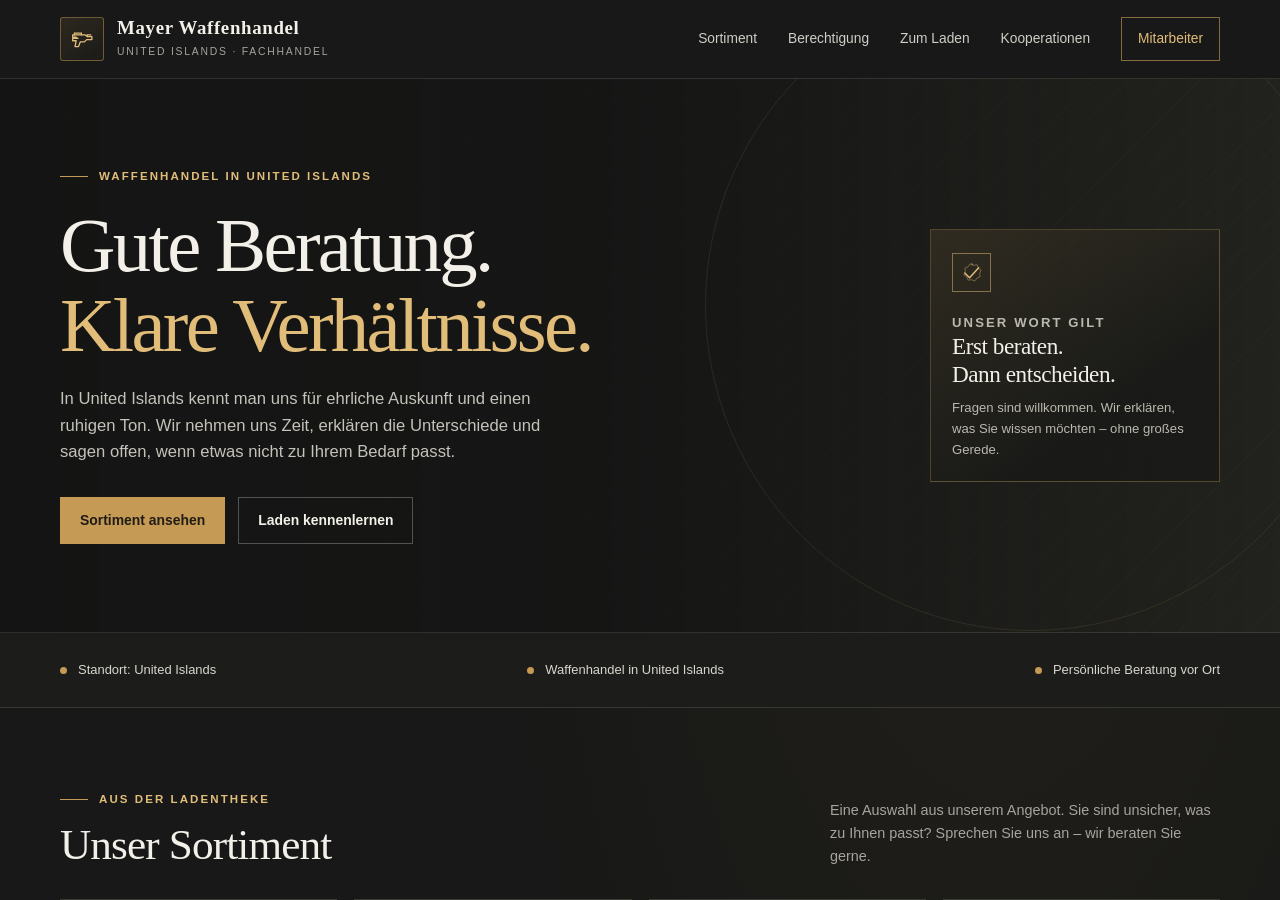
<file: einbettung.html>
<!doctype html>
<html lang="de">
<head>
  <meta charset="utf-8">
  <meta name="viewport" content="width=device-width, initial-scale=1">
  <meta name="theme-color" content="#171817">
  <meta name="description" content="Mayer Waffenhandel – öffentliche Website">
  <title>Mayer Waffenhandel</title>
  <style>
    :root {
      color-scheme: dark;
      background: #171817;
      font-family: "Segoe UI", Arial, sans-serif;
    }

    * { box-sizing: border-box; }

    html, body {
      width: 100%;
      min-width: 0;
      height: 100%;
      min-height: 100%;
      margin: 0;
      overflow: hidden;
    }

    .website-frame {
      display: block;
      width: 100%;
      height: 100%;
      min-height: 100vh;
      border: 0;
      background: #171817;
    }
  </style>
</head>
<body>
  <iframe 
  class="website-frame" 
  src="https://tim44754346.github.io/mayer-waffenhandel/" 
  title="Öffentliche Website von Mayer Waffenhandel" 
  loading="eager" 
  allowfullscreen 
  allow="clipboard-write">
  </iframe>
</body>
</html>
</file>
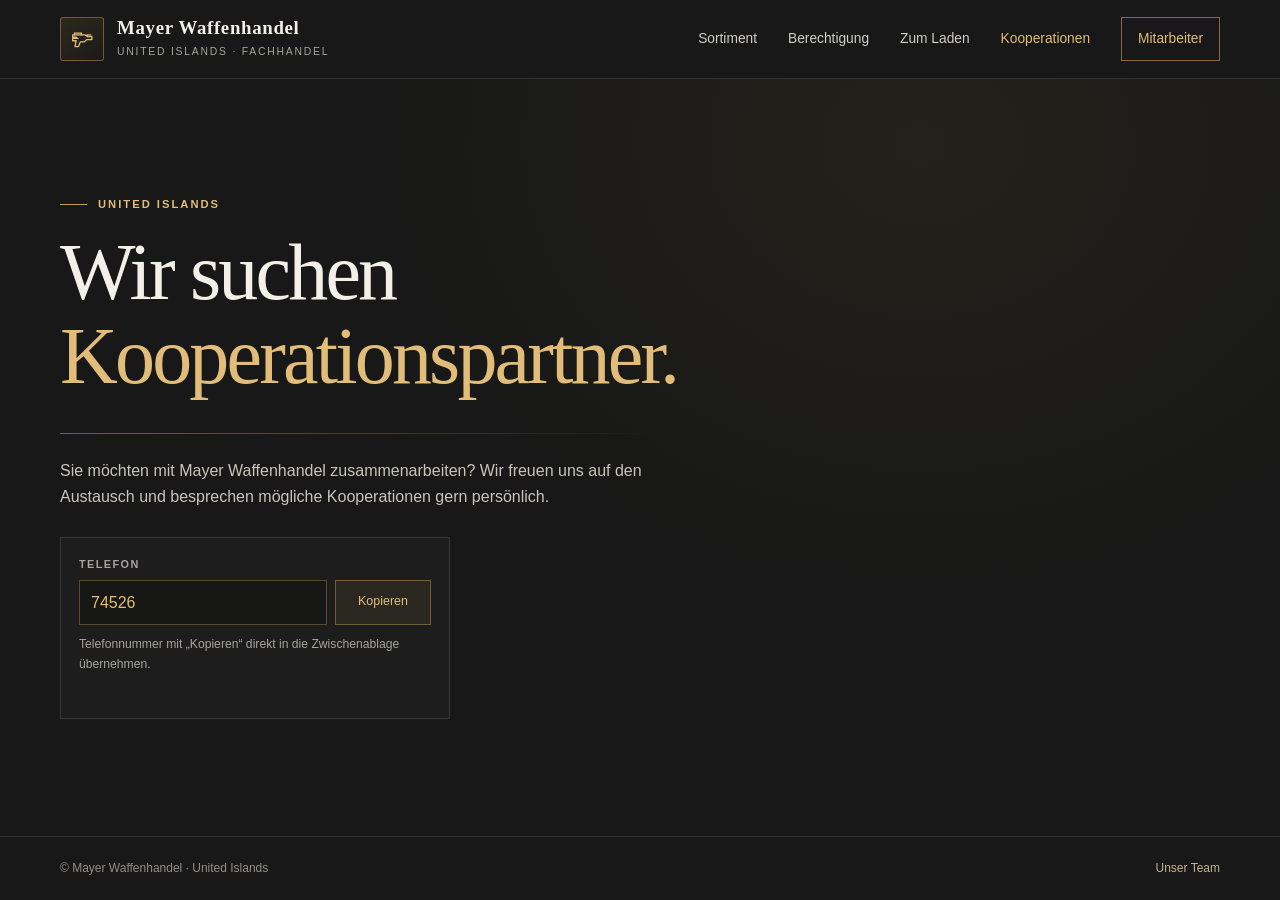
<file: kooperationen.html>
<!doctype html>
<html lang="de">
<head>
  <meta charset="utf-8">
  <meta name="viewport" content="width=device-width, initial-scale=1">
  <meta name="theme-color" content="#171817">
  <meta name="description" content="Mayer Waffenhandel sucht Kooperationspartner in United Islands.">
  <title>Kooperationen | Mayer Waffenhandel</title>
  <link rel="icon" href="favicon.svg" type="image/svg+xml">
  <meta property="og:title" content="Kooperationen | Mayer Waffenhandel">
  <meta property="og:description" content="Der Mayer Waffenhandel in United Islands freut sich auf passende Kooperationspartner.">
  <meta property="og:type" content="website">
  <meta property="og:locale" content="de_DE">
  <meta property="og:url" content="https://tim44754346.github.io/mayer-waffenhandel/kooperationen.html">
  <meta property="og:image" content="https://tim44754346.github.io/mayer-waffenhandel/vorschau.png">
  <meta property="og:image:alt" content="Mayer Waffenhandel in United Islands">
  <meta name="twitter:card" content="summary_large_image">
  <link rel="stylesheet" href="css/style.css?v=4">
  <link rel="stylesheet" href="css/kooperationen.css?v=4">
</head>
<body>
  <header class="site-header">
    <div class="container header-inner">
      <a class="brand" href="index.html" aria-label="Mayer Waffenhandel – zur Startseite">
        <span class="brand-mark" aria-hidden="true">
          <svg viewBox="0 0 48 48" fill="none" xmlns="http://www.w3.org/2000/svg">
            <path d="M8 17h21l5 3h7v5h-9l-4 4h-7l-3 8h-6l2-10h-6v-4h9l-3-2H8v-4Z" stroke="currentColor" stroke-width="2.2" stroke-linejoin="round"/>
            <path d="M11 17v-3h12v3M33 20v-3h6" stroke="currentColor" stroke-width="2.2" stroke-linecap="round"/>
          </svg>
        </span>
        <span>
          <span class="brand-name">Mayer Waffenhandel</span>
          <span class="brand-caption">United Islands · Fachhandel</span>
        </span>
      </a>
      <nav class="main-nav" aria-label="Hauptnavigation">
        <a href="index.html#sortiment">Sortiment</a>
        <a href="index.html#berechtigung">Berechtigung</a>
        <a href="index.html#kontakt">Zum Laden</a>
        <a href="kooperationen.html" aria-current="page">Kooperationen</a>
        <a class="nav-contact" href="mitarbeiter.html">Mitarbeiter</a>
      </nav>
    </div>
  </header>

  <main>
    <div class="container">
      <p class="eyebrow">United Islands</p>
      <h1>Wir suchen<br><span>Kooperationspartner.</span></h1>
      <div class="quiet-rule" aria-hidden="true"></div>
      <p class="partner-copy">Sie möchten mit Mayer Waffenhandel zusammenarbeiten? Wir freuen uns auf den Austausch und besprechen mögliche Kooperationen gern persönlich.</p>
      <div class="partner-contact">
        <label for="kooperation-telefon">Telefon</label>
        <input class="copy-value" id="kooperation-telefon" type="text" value="74526" readonly aria-label="Telefonnummer von Mayer Waffenhandel">
        <p class="copy-hint">Telefonnummer mit „Kopieren“ direkt in die Zwischenablage übernehmen.</p>
        <p class="copy-status" role="status" aria-live="polite"></p>
      </div>
    </div>
  </main>

  <footer class="site-footer">
    <div class="container footer-inner">
      <span>© Mayer Waffenhandel · United Islands</span>
      <a href="mitarbeiter.html">Unser Team</a>
    </div>
  </footer>
  <script src="js/kopieren.js?v=4" defer></script>
</body>
</html>
</file>
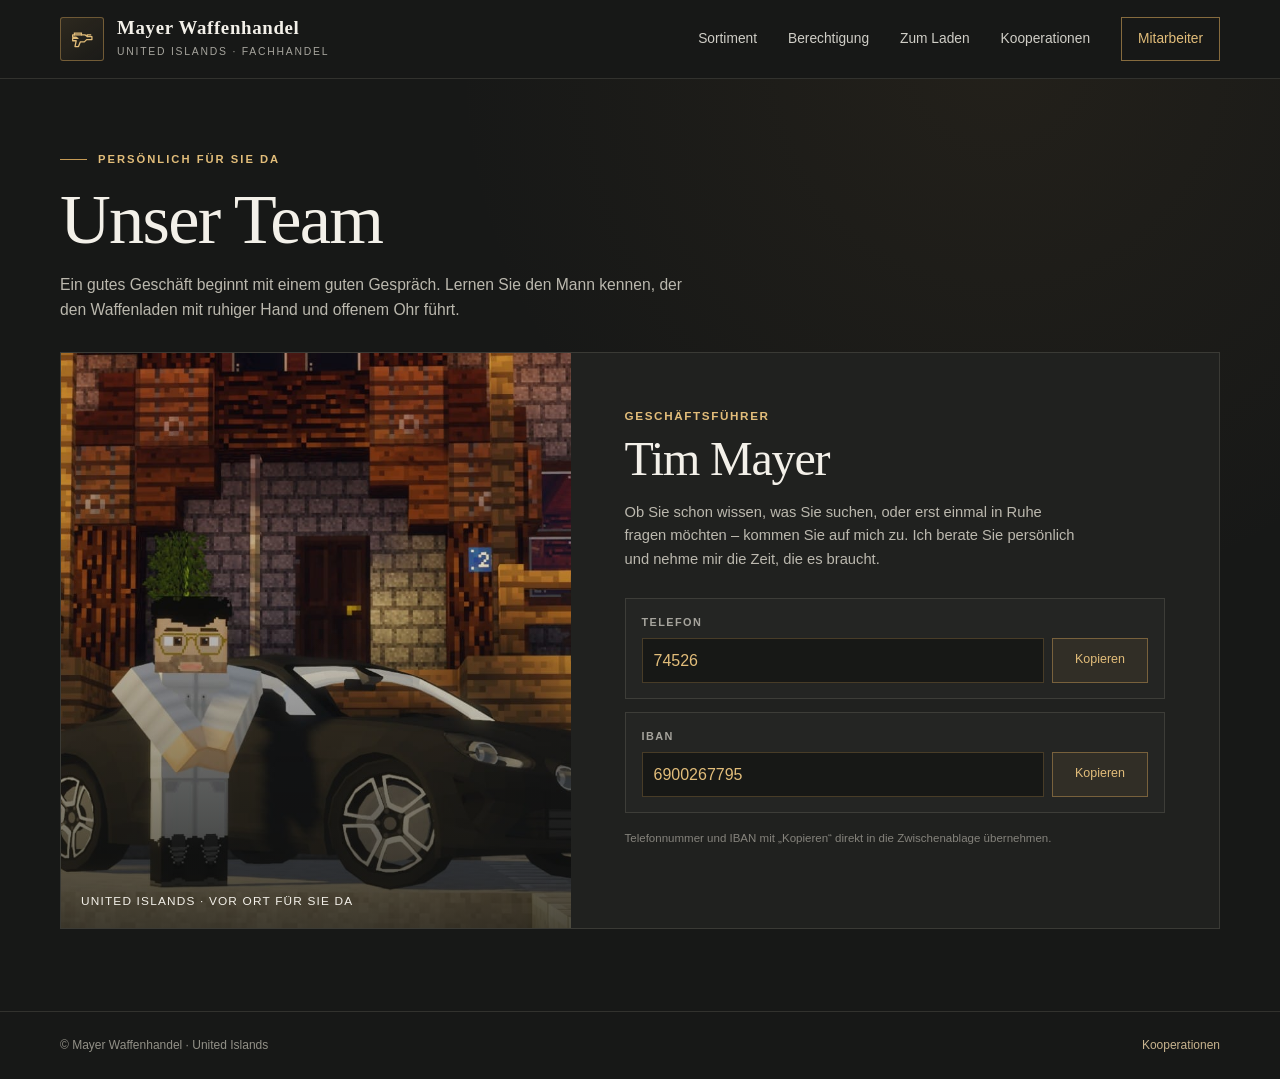
<file: mitarbeiter.html>
<!doctype html>
<html lang="de">
<head>
  <meta charset="utf-8">
  <meta name="viewport" content="width=device-width, initial-scale=1">
  <meta name="theme-color" content="#171817">
  <meta name="description" content="Lernen Sie Tim Mayer, Geschäftsführer des Waffenladens in United Islands, kennen.">
  <title>Mitarbeiter | Mayer Waffenhandel</title>
  <link rel="icon" href="favicon.svg" type="image/svg+xml">
  <meta property="og:title" content="Unser Team | Mayer Waffenhandel">
  <meta property="og:description" content="Lernen Sie Tim Mayer, Geschäftsführer des Mayer Waffenhandels in United Islands, kennen.">
  <meta property="og:type" content="website">
  <meta property="og:locale" content="de_DE">
  <meta property="og:url" content="https://tim44754346.github.io/mayer-waffenhandel/mitarbeiter.html">
  <meta property="og:image" content="https://tim44754346.github.io/mayer-waffenhandel/vorschau.png">
  <meta property="og:image:alt" content="Das Team von Mayer Waffenhandel">
  <meta name="twitter:card" content="summary_large_image">
  <link rel="stylesheet" href="css/style.css?v=4">
  <link rel="stylesheet" href="css/mitarbeiter.css?v=4">
</head>
<body>
  <header class="site-header">
    <div class="container header-inner">
      <a class="brand" href="index.html" aria-label="Mayer Waffenhandel – zur Startseite">
        <span class="brand-mark" aria-hidden="true">
          <svg viewBox="0 0 48 48" fill="none" xmlns="http://www.w3.org/2000/svg">
            <path d="M8 17h21l5 3h7v5h-9l-4 4h-7l-3 8h-6l2-10h-6v-4h9l-3-2H8v-4Z" stroke="currentColor" stroke-width="2.2" stroke-linejoin="round"/>
            <path d="M11 17v-3h12v3M33 20v-3h6" stroke="currentColor" stroke-width="2.2" stroke-linecap="round"/>
          </svg>
        </span>
        <span>
          <span class="brand-name">Mayer Waffenhandel</span>
          <span class="brand-caption">United Islands · Fachhandel</span>
        </span>
      </a>
      <nav class="main-nav" aria-label="Hauptnavigation">
        <a href="index.html#sortiment">Sortiment</a>
        <a href="index.html#berechtigung">Berechtigung</a>
        <a href="index.html#kontakt">Zum Laden</a>
        <a href="kooperationen.html">Kooperationen</a>
        <a class="nav-contact" href="mitarbeiter.html" aria-current="page">Mitarbeiter</a>
      </nav>
    </div>
  </header>

  <main>
    <section class="page-intro">
      <div class="container">
        <p class="eyebrow">Persönlich für Sie da</p>
        <h1>Unser Team</h1>
        <p class="intro">Ein gutes Geschäft beginnt mit einem guten Gespräch. Lernen Sie den Mann kennen, der den Waffenladen mit ruhiger Hand und offenem Ohr führt.</p>
      </div>
    </section>

    <section class="staff-section">
      <div class="container">
        <article class="staff-card">
          <div class="portrait">
            <img alt="Tim Mayer vor seinem Geschäft in United Islands" src="bilder/Mayer-klein.jpg" width="1200" height="900" decoding="async">
            <span class="portrait-caption">United Islands · Vor Ort für Sie da</span>
          </div>
          <div class="staff-details">
            <p class="staff-role">Geschäftsführer</p>
            <h2>Tim Mayer</h2>
            <p class="staff-bio">Ob Sie schon wissen, was Sie suchen, oder erst einmal in Ruhe fragen möchten – kommen Sie auf mich zu. Ich berate Sie persönlich und nehme mir die Zeit, die es braucht.</p>

            <dl class="contact-list">
              <div class="contact-item">
                <dt>Telefon</dt>
                <dd><input class="copy-value" type="text" value="74526" readonly aria-label="Telefonnummer von Tim Mayer"></dd>
              </div>
              <div class="contact-item">
                <dt>IBAN</dt>
                <dd><input class="copy-value" type="text" value="6900267795" readonly aria-label="IBAN von Tim Mayer"></dd>
              </div>
            </dl>
            <p class="copy-hint">Telefonnummer und IBAN mit „Kopieren“ direkt in die Zwischenablage übernehmen.</p>
            <p class="copy-status" role="status" aria-live="polite"></p>
          </div>
        </article>
      </div>
    </section>
  </main>

  <footer class="site-footer">
    <div class="container footer-inner">
      <span>© Mayer Waffenhandel · United Islands</span>
      <a href="kooperationen.html">Kooperationen</a>
    </div>
  </footer>
  <script src="js/kopieren.js?v=4" defer></script>
</body>
</html>
</file>
<file: css/style.css>
:root {
  color-scheme: dark;
  --ink: #f3f0e9;
  --muted: #a6a49d;
  --gold: #c59a55;
  --gold-light: #e2bd7a;
  --panel: #20211f;
  --line: rgba(233, 223, 201, .13);
  --background: #171817;
  --max-width: 1160px;
}

* { box-sizing: border-box; }

.container { width: min(var(--max-width), calc(100% - 48px)); margin-inline: auto; }
.site-header { position: sticky; z-index: 5; top: 0; border-bottom: 1px solid var(--line); background: #171817; }
.header-inner { min-height: 78px; display: flex; align-items: center; justify-content: space-between; gap: 28px; }
.brand { display: inline-flex; align-items: center; gap: 13px; text-decoration: none; }
.brand-mark { width: 44px; height: 44px; display: grid; place-items: center; border: 1px solid rgba(197, 154, 85, .48); border-radius: 3px; color: var(--gold-light); background: linear-gradient(145deg, rgba(197, 154, 85, .13), rgba(197, 154, 85, .025)); }
.brand-mark svg { width: 28px; height: 28px; }
.brand-name { display: block; font-family: Georgia, "Times New Roman", serif; font-size: 1.18rem; font-weight: 700; letter-spacing: .035em; line-height: 1.2; }
.brand-caption { display: block; margin-top: 4px; color: var(--muted); font-size: .65rem; letter-spacing: .17em; text-transform: uppercase; }
.main-nav { display: flex; align-items: center; gap: 31px; }
.main-nav a { color: #d0cec7; font-size: .86rem; text-decoration: none; }
.main-nav a:hover, .main-nav a[aria-current="page"] { color: var(--gold-light); }
.footer-inner { display: flex; justify-content: space-between; gap: 20px; }
.copy-row { display: flex; width: 100%; min-width: 0; align-items: stretch; gap: 8px; }
.copy-row .copy-value { width: auto; min-width: 0; flex: 1; }
.copy-button { min-width: 96px; min-height: 44px; padding: 8px 13px; border: 1px solid rgba(197, 154, 85, .48); background: rgba(197, 154, 85, .08); color: var(--gold-light); font: inherit; font-size: .78rem; cursor: pointer; }
.copy-button:hover { background: rgba(197, 154, 85, .16); }
.copy-button:focus-visible { outline: 2px solid var(--gold-light); outline-offset: 3px; }
.copy-value { padding: 9px 11px; border: 1px solid rgba(197, 154, 85, .28); background: #171816; color: var(--gold-light); font: inherit; font-size: 1rem; user-select: all; }
.copy-status { min-height: 1.5em; margin: 8px 0 0; color: #c8b38e; font-size: .76rem; }
.copy-status[data-error="true"] { color: #e7a49b; }
</file>
<file: css/index.css>
/* Page-specific differences retained from the original stylesheet. */
.copy-button { border-radius: 0; }
.copy-value { min-width: 0; flex: 1; }
.copy-status { margin: 12px 0 0; }


    body {
      margin: 0;
      background:
        radial-gradient(ellipse at 78% 5%, rgba(130, 99, 53, .11), transparent 34rem),
        var(--background);
      color: var(--ink);
      font-family: "Segoe UI", Arial, sans-serif;
      line-height: 1.6;
    }


    a { color: inherit; }


    a:focus-visible {
      outline: 2px solid var(--gold-light);
      outline-offset: 4px;
    }


    .nav-contact {
      padding: 10px 16px;
      border: 1px solid rgba(197, 154, 85, .64);
      color: var(--gold-light) !important;
    }


    .hero {
      position: relative;
      overflow: hidden;
      min-height: 520px;
      display: flex;
      align-items: center;
      border-bottom: 1px solid var(--line);
      background:
        linear-gradient(90deg, rgba(19, 20, 19, .97) 0%, rgba(19, 20, 19, .91) 47%, rgba(19, 20, 19, .35) 100%),
        repeating-linear-gradient(135deg, transparent 0 23px, rgba(255, 255, 255, .018) 24px 25px),
        #292923;
    }


    .hero::after {
      position: absolute;
      top: -18%;
      right: -6%;
      width: min(54vw, 650px);
      aspect-ratio: 1;
      border: 1px solid rgba(197, 154, 85, .13);
      border-radius: 50%;
      content: "";
      pointer-events: none;
    }


    .hero-inner {
      position: relative;
      z-index: 1;
      display: grid;
      grid-template-columns: minmax(0, 1fr) 290px;
      align-items: center;
      gap: 54px;
      padding-block: 88px;
    }


    .hero-copy-block { max-width: 690px; }


    .counter-note {
      padding: 23px 21px 21px;
      border: 1px solid rgba(197, 154, 85, .32);
      background: linear-gradient(145deg, rgba(197, 154, 85, .12), rgba(24, 25, 23, .82) 68%);
    }


    .counter-note-mark {
      width: 39px;
      height: 39px;
      display: grid;
      place-items: center;
      margin-bottom: 20px;
      border: 1px solid rgba(226, 189, 122, .5);
      color: var(--gold-light);
    }


    .counter-note-mark svg { width: 23px; height: 23px; }


    .counter-note-label {
      margin: 0 0 8px;
      color: var(--gold-light);
      font-size: .65rem;
      font-weight: 700;
      letter-spacing: .16em;
      text-transform: uppercase;
    }


    .counter-note h2 {
      margin: 0 0 9px;
      font-size: 1.45rem;
      line-height: 1.2;
    }


    .counter-note p {
      margin: 0;
      color: #bbb8ae;
      font-size: .82rem;
    }


    .eyebrow {
      display: flex;
      align-items: center;
      gap: 11px;
      margin: 0 0 21px;
      color: var(--gold-light);
      font-size: .72rem;
      font-weight: 700;
      letter-spacing: .18em;
      text-transform: uppercase;
    }


    .eyebrow::before {
      width: 28px;
      height: 1px;
      background: var(--gold);
      content: "";
    }


    h1, h2, h3, p { margin-top: 0; }


    h1 {
      max-width: 690px;
      margin-bottom: 20px;
      font-family: Georgia, "Times New Roman", serif;
      font-size: clamp(2.9rem, 6vw, 5.1rem);
      font-weight: 500;
      letter-spacing: -.035em;
      line-height: 1.04;
    }


    h1 span { color: var(--gold-light); }


    .hero-copy {
      max-width: 520px;
      margin-bottom: 31px;
      color: #c4c2ba;
      font-size: 1.04rem;
    }


    .hero-actions {
      display: flex;
      flex-wrap: wrap;
      align-items: center;
      gap: 13px;
    }


    .button {
      min-height: 47px;
      display: inline-flex;
      align-items: center;
      justify-content: center;
      padding: 11px 19px;
      border: 1px solid var(--gold);
      background: var(--gold);
      color: #201c15;
      font-size: .87rem;
      font-weight: 700;
      text-decoration: none;
    }


    .button:hover {
      background: var(--gold-light);
      border-color: var(--gold-light);
    }


    .button-secondary {
      border-color: rgba(243, 240, 233, .28);
      background: transparent;
      color: var(--ink);
    }


    .button-secondary:hover {
      border-color: var(--gold);
      background: rgba(197, 154, 85, .1);
      color: var(--gold-light);
    }


    .trust-strip {
      border-bottom: 1px solid var(--line);
      background: #1c1d1b;
    }


    .trust-inner {
      min-height: 74px;
      display: flex;
      align-items: center;
      justify-content: space-between;
      gap: 24px;
    }


    .trust-item {
      display: flex;
      align-items: center;
      gap: 11px;
      color: #d8d5cc;
      font-size: .81rem;
    }


    .trust-dot {
      width: 7px;
      height: 7px;
      flex: 0 0 7px;
      border-radius: 50%;
      background: var(--gold);
    }


    .section { padding-block: 82px; }


    .section-heading {
      display: flex;
      align-items: end;
      justify-content: space-between;
      gap: 24px;
      margin-bottom: 29px;
    }


    .section-heading .eyebrow { margin-bottom: 12px; }


    h2 {
      margin-bottom: 0;
      font-family: Georgia, "Times New Roman", serif;
      font-size: clamp(2rem, 4vw, 2.7rem);
      font-weight: 500;
      letter-spacing: -.02em;
      line-height: 1.15;
    }


    .section-intro {
      max-width: 390px;
      margin-bottom: 2px;
      color: var(--muted);
      font-size: .9rem;
    }


    .product-grid {
      display: grid;
      grid-template-columns: repeat(4, minmax(0, 1fr));
      grid-auto-rows: 1fr;
      gap: 17px;
    }


    .product-card {
      display: flex;
      flex-direction: column;
      overflow: visible;
      border: 1px solid var(--line);
      background: linear-gradient(155deg, rgba(255, 255, 255, .025), transparent 52%), var(--panel);
    }


    .product-card:hover { border-color: rgba(197, 154, 85, .55); }


    .product-actions {
      display: flex;
      min-width: 0;
      align-items: center;
      justify-content: space-between;
      gap: 7px;
      width: 100%;
    }

    .inquiry-badge {
      width: fit-content;
      padding: 2px 7px;
      border: 1px solid rgba(197, 154, 85, .4);
      color: var(--gold-light);
      font-size: .68rem;
      line-height: 1.4;
    }

    .inquiry-badge[hidden] { display: none; }
    .item-quantity-control[hidden],
    .product-add[hidden],
    .modal-inquiry-add[hidden],
    .back-to-top[hidden] { display: none; }

    .quantity-control {
      display: flex;
      align-items: center;
      gap: 5px;
      min-width: 0;
    }

    .quantity-label {
      margin-right: auto;
      color: var(--muted);
      font-size: .75rem;
    }

    .quantity-step {
      width: 44px;
      min-width: 44px;
      min-height: 44px;
      padding: 0;
      border: 1px solid var(--line);
      background: #171816;
      color: var(--gold-light);
      font: inherit;
      font-size: 1.1rem;
      cursor: pointer;
    }

    .inquiry-quantity-input {
      width: 68px;
      min-width: 54px;
      min-height: 44px;
      padding: 6px 5px;
      border: 1px solid var(--line);
      background: #171816;
      color: var(--ink);
      font: inherit;
      text-align: center;
    }

    .inquiry-quantity-input:focus-visible,
    .quantity-step:focus-visible,
    .inquiry-open-modal:focus-visible {
      outline: 2px solid var(--gold-light);
      outline-offset: 2px;
    }

    .quantity-step:disabled,
    .inquiry-add:disabled,
    .inquiry-open-modal:disabled {
      opacity: .48;
      cursor: not-allowed;
    }


    .inquiry-add {
      min-height: 46px;
      padding: 9px 13px;
      border: 1px solid var(--gold);
      border-radius: 0;
      background: rgba(197, 154, 85, .12);
      color: var(--gold-light);
      font: inherit;
      font-size: .8rem;
      font-weight: 700;
      cursor: pointer;
    }


    .inquiry-add:hover { background: rgba(197, 154, 85, .22); }

    .inquiry-add:focus-visible,
    .inquiry-bar:focus-visible,
    .inquiry-close:focus-visible,
    .inquiry-quantity button:focus-visible,
    .inquiry-remove:focus-visible,
    .inquiry-clear:focus-visible,
    .inquiry-copy:focus-visible { outline: 2px solid var(--gold-light); outline-offset: 3px; }


    .product-add {
      width: 100%;
      min-height: 44px;
      padding: 8px 12px;
      font-size: .78rem;
    }


    .product-add-status {
      min-height: 1em;
      color: var(--gold-light);
      font-size: .68rem;
    }


    .modal-add-status {
      min-height: 1.5em;
      margin: 8px 0 0;
      color: var(--gold-light);
      font-size: .8rem;
    }

    .modal-inquiry-badge { margin: 0 0 10px; }

    .item-quantity-control {
      width: fit-content;
      min-height: 44px;
      padding: 3px;
      border: 1px solid var(--line);
      background: #171816;
    }

    .direct-quantity-input {
      width: 58px;
      min-width: 48px;
      border: 0;
      text-align: center;
    }

    .item-quantity-step {
      width: 44px;
      min-width: 44px;
      border: 0;
      background: transparent;
    }

    .item-quantity-step:disabled,
    .product-add:disabled { opacity: .48; cursor: not-allowed; }

    .ring-swatch {
      width: 13px;
      height: 13px;
      flex: 0 0 13px;
      border: 1px solid rgba(255, 255, 255, .38);
      border-radius: 50%;
    }

    .swatch-schwarz { background: #1c1d1b; }
    .swatch-silber { background: #b9b9b3; }
    .swatch-gold { background: #c59a55; }

    .inquiry-open-modal {
      min-height: 44px;
      margin-top: 8px;
      padding: 8px 12px;
      border: 1px solid var(--line);
      background: transparent;
      color: var(--ink);
      font: inherit;
      font-size: .8rem;
      cursor: pointer;
    }

    .ring-color-badge {
      align-self: flex-start;
      margin: 0 0 8px;
      color: var(--gold-light);
      font-size: .76rem;
    }

    .deposit-contact-note {
      margin: 18px 0;
      padding: 12px;
      border-left: 2px solid var(--gold);
      background: rgba(197, 154, 85, .07);
      color: #ded9ce;
      font-size: .82rem;
      line-height: 1.5;
    }

    .back-to-top {
      position: fixed;
      z-index: 35;
      right: 16px;
      bottom: 82px;
      min-height: 44px;
      display: inline-flex;
      align-items: center;
      padding: 8px 13px;
      border: 1px solid var(--line);
      background: #20211f;
      color: var(--gold-light);
      font-size: .78rem;
      text-decoration: none;
    }

    body.inquiry-bar-visible {
      padding-bottom: calc(var(--inquiry-bar-height, 0px) + 32px);
    }

    body.inquiry-bar-visible .back-to-top {
      bottom: calc(var(--inquiry-bar-height, 0px) + 32px);
    }

    .inquiry-bar {
      position: fixed;
      z-index: 40;
      right: 16px;
      bottom: 16px;
      left: 16px;
      width: min(760px, calc(100% - 32px));
      min-height: 54px;
      margin-inline: auto;
      padding: 12px 18px;
      border: 1px solid var(--gold);
      border-radius: 0;
      background: #20211f;
      color: var(--gold-light);
      font: inherit;
      font-size: .88rem;
      font-weight: 700;
      text-align: center;
      cursor: pointer;
    }

    .inquiry-bar span { display: block; }

    .inquiry-bar span[hidden] { display: none; }

    .inquiry-bar-summary { white-space: nowrap; }

    .inquiry-deposit-summary {
      margin-top: 2px;
      font-size: .72rem;
      line-height: 1.2;
      white-space: nowrap;
    }

    .inquiry-bar[hidden] { display: none; }

    .inquiry-layer[hidden] { display: none; }


    .inquiry-layer {
      position: fixed;
      z-index: 120;
      inset: 0;
      display: flex;
      align-items: center;
      justify-content: center;
      overflow-y: auto;
      padding: 18px;
      background: rgba(0, 0, 0, .78);
    }


    .inquiry-drawer {
      position: relative;
      width: min(100%, 680px);
      max-height: calc(100vh - 36px);
      overflow-y: auto;
      padding: 25px;
      border: 1px solid rgba(197, 154, 85, .5);
      background: var(--panel);
      color: var(--ink);
    }


    .inquiry-heading {
      display: flex;
      align-items: flex-start;
      justify-content: space-between;
      gap: 14px;
      margin-bottom: 18px;
    }


    .inquiry-heading h2 { margin: 0; font-size: 1.55rem; }

    .inquiry-large-permit {
      margin: 0 0 14px;
      padding: 11px 13px;
      border-left: 3px solid var(--gold);
      background: rgba(197, 154, 85, .12);
      color: var(--gold-light);
      font-size: .9rem;
      font-weight: 700;
    }


    .inquiry-close {
      width: 44px;
      min-width: 44px;
      min-height: 44px;
      border: 1px solid var(--line);
      background: #171816;
      color: var(--ink);
      font: inherit;
      font-size: 1.3rem;
      cursor: pointer;
    }


    .inquiry-items {
      display: grid;
      gap: 10px;
      margin: 0;
      padding: 0;
      list-style: none;
    }


    .inquiry-item {
      display: grid;
      grid-template-columns: minmax(0, 1fr) auto auto;
      align-items: center;
      gap: 12px;
      padding: 12px 0;
      border-bottom: 1px solid var(--line);
    }


    .inquiry-item-name { display: block; font-weight: 700; }

    .inquiry-item-price { display: block; margin-top: 4px; color: var(--muted); font-size: .8rem; }


    .inquiry-quantity {
      display: flex;
      align-items: center;
      gap: 7px;
    }


    .inquiry-quantity button,
    .inquiry-remove,
    .inquiry-clear,
    .inquiry-copy {
      min-width: 44px;
      min-height: 44px;
      padding: 8px 10px;
      border: 1px solid var(--line);
      border-radius: 0;
      background: #171816;
      color: var(--ink);
      font: inherit;
      cursor: pointer;
    }


    .inquiry-quantity output { min-width: 22px; text-align: center; }

    .inquiry-remove { color: #e2b1a7; font-size: .8rem; }

    .inquiry-total { margin: 18px 0; color: var(--gold-light); font-size: 1.2rem; font-weight: 700; }

    .inquiry-permits { margin: 12px 0 18px; color: #ded9ce; line-height: 1.55; }

    .inquiry-deposit-details {
      margin: 12px 0 18px;
      padding: 12px;
      border: 1px solid rgba(197, 154, 85, .35);
      color: var(--gold-light);
      line-height: 1.5;
    }

    .inquiry-deposit-details[hidden] { display: none; }

    .inquiry-deposit-details p { margin: 0 0 4px; }

    .inquiry-deposit-details .inquiry-delivery-note {
      margin-top: 8px;
      color: #ded9ce;
      font-size: .86rem;
    }

    .inquiry-message-label { display: block; margin-bottom: 7px; font-weight: 700; }


    .inquiry-message {
      display: block;
      width: 100%;
      min-height: 132px;
      resize: vertical;
      padding: 11px;
      border: 1px solid rgba(197, 154, 85, .34);
      border-radius: 0;
      background: #171816;
      color: var(--ink);
      font: inherit;
      font-size: .9rem;
      line-height: 1.5;
    }


    .inquiry-message:focus-visible { outline: 2px solid var(--gold-light); outline-offset: 2px; }

    .inquiry-copy { margin-top: 10px; border-color: var(--gold); color: var(--gold-light); }

    .inquiry-disclaimer { margin: 16px 0 0; color: var(--muted); font-size: .82rem; }

    .inquiry-status { min-height: 1.5em; margin: 9px 0 0; color: var(--gold-light); font-size: .82rem; }

    .inquiry-status[data-error="true"] { color: #e7a49b; }

    .inquiry-empty { padding: 18px 0; color: var(--muted); }

    .inquiry-footer { display: flex; flex-wrap: wrap; justify-content: space-between; gap: 10px; margin-top: 12px; }

    .inquiry-clear { color: #e2b1a7; }

    .inquiry-bar:focus-visible,
    .inquiry-close:focus-visible,
    .inquiry-quantity-button:focus-visible,
    .inquiry-remove:focus-visible,
    .inquiry-clear:focus-visible,
    .inquiry-copy:focus-visible {
      outline: 2px solid var(--gold-light);
      outline-offset: 3px;
    }

    body.inquiry-open { overflow: hidden; }


    .product-image {
      position: relative;
      width: 100%;
      aspect-ratio: 16 / 10;
      flex: 0 0 auto;
      display: block;
      border-bottom: 1px solid var(--line);
      background:
        radial-gradient(ellipse at 50% 56%, rgba(197, 154, 85, .16), transparent 56%),
        repeating-linear-gradient(0deg, transparent 0 30px, rgba(255, 255, 255, .025) 31px 32px),
        #242522;
    }


    .modal-toggle,
    .view-radio,
    .ring-radio,
    .display-mode-radio {
      position: absolute;
      width: 1px;
      height: 1px;
      margin: -1px;
      padding: 0;
      overflow: hidden;
      clip: rect(0, 0, 0, 0);
      clip-path: inset(50%);
      white-space: nowrap;
      border: 0;
    }


    .modal-open {
      position: absolute;
      inset: 0;
      display: block;
      cursor: pointer;
    }


    .modal-toggle:focus-visible ~ .product-image .modal-open,
    .modal-toggle:focus-visible ~ .product-modal .modal-dialog,
    .modal-open:focus-visible,
    .modal-close:focus-visible,
    .modal-close-text:focus-visible,
    .view-controls label:focus-visible,
    .ring-controls label:focus-visible,
    .mode-controls label:focus-visible {
      outline: 2px solid var(--gold-light);
      outline-offset: 3px;
    }


    .modal-open img {
      position: absolute;
      top: 14px;
      left: 14px;
      width: calc(100% - 28px);
      height: calc(100% - 46px);
      max-width: 100%;
      max-height: 100%;
      object-fit: contain;
    }


    .preview-prompt {
      position: absolute;
      right: 14px;
      bottom: 7px;
      color: #c8b38e;
      font-size: .67rem;
      letter-spacing: .04em;
    }


    .product-modal {
      position: fixed;
      z-index: 50;
      inset: 0;
      display: none;
      align-items: center;
      justify-content: center;
      overflow-y: auto;
      padding: 24px;
    }


    .modal-toggle:checked ~ .product-modal { display: flex; }


    .modal-backdrop {
      position: fixed;
      z-index: 0;
      inset: 0;
      background: rgba(0, 0, 0, .78);
      cursor: pointer;
    }


    .modal-dialog {
      position: relative;
      z-index: 1;
      width: min(100%, 1040px);
      max-height: calc(100vh - 48px);
      display: grid;
      grid-template-columns: minmax(0, 1.25fr) minmax(270px, .75fr);
      overflow-y: auto;
      border: 1px solid rgba(197, 154, 85, .42);
      background: var(--panel);
      color: var(--ink);
    }


    .modal-close {
      position: absolute;
      z-index: 3;
      top: 10px;
      right: 10px;
      width: 48px;
      height: 48px;
      display: grid;
      place-items: center;
      border: 1px solid rgba(233, 223, 201, .3);
      background: #171817;
      color: var(--ink);
      font-size: 1.55rem;
      line-height: 1;
      cursor: pointer;
    }


    .modal-visual {
      min-width: 0;
      display: flex;
      flex-direction: column;
      justify-content: center;
      padding: 26px;
      border-right: 1px solid var(--line);
    }


    .modal-view-radio,
    .ring-radio,
    .display-mode-radio {
      position: absolute;
      width: 1px;
      height: 1px;
      margin: -1px;
      padding: 0;
      overflow: hidden;
      clip: rect(0, 0, 0, 0);
      clip-path: inset(50%);
      white-space: nowrap;
      border: 0;
    }


    .view-controls,
    .ring-controls,
    .mode-controls {
      display: grid;
      grid-template-columns: repeat(6, minmax(0, 1fr));
      gap: 7px;
      margin-top: 14px;
    }


    .ring-controls { grid-template-columns: repeat(3, minmax(0, 1fr)); }

    .mode-controls { grid-template-columns: repeat(2, minmax(0, 1fr)); }


    .view-controls label,
    .ring-controls label,
    .mode-controls label,
    .modal-close-text {
      min-height: 44px;
      display: flex;
      align-items: center;
      justify-content: center;
      padding: 6px;
      border: 1px solid var(--line);
      background: #171816;
      color: #d0cec7;
      font: inherit;
      font-size: .78rem;
      line-height: 1.2;
      overflow-wrap: anywhere;
      text-align: center;
      cursor: pointer;
    }


    .modal-view-radio[value="schraeg"]:checked ~ .view-controls label[for$="-schraeg"],
    .modal-view-radio[value="seite"]:checked ~ .view-controls label[for$="-seite"],
    .modal-view-radio[value="gegenseite"]:checked ~ .view-controls label[for$="-gegenseite"],
    .modal-view-radio[value="hinten"]:checked ~ .view-controls label[for$="-hinten"],
    .modal-view-radio[value="oben"]:checked ~ .view-controls label[for$="-oben"],
    .modal-view-radio[value="3d"]:checked ~ .view-controls label[for$="-3d"],
    .display-mode-radio[value="image"]:checked ~ .mode-controls label[for$="-image"],
    .display-mode-radio[value="3d"]:checked ~ .mode-controls label[for$="-3d"],
    .ring-radio[value="schwarz"]:checked ~ .ring-controls label[for$="-schwarz"],
    .ring-radio[value="silber"]:checked ~ .ring-controls label[for$="-silber"],
    .ring-radio[value="gold"]:checked ~ .ring-controls label[for$="-gold"] {
      border-color: var(--gold);
      background: rgba(197, 154, 85, .16);
      color: var(--gold-light);
    }


    .modal-view-radio[value="schraeg"]:focus-visible ~ .view-controls label[for$="-schraeg"],
    .modal-view-radio[value="seite"]:focus-visible ~ .view-controls label[for$="-seite"],
    .modal-view-radio[value="gegenseite"]:focus-visible ~ .view-controls label[for$="-gegenseite"],
    .modal-view-radio[value="hinten"]:focus-visible ~ .view-controls label[for$="-hinten"],
    .modal-view-radio[value="oben"]:focus-visible ~ .view-controls label[for$="-oben"],
    .modal-view-radio[value="3d"]:focus-visible ~ .view-controls label[for$="-3d"],
    .display-mode-radio[value="image"]:focus-visible ~ .mode-controls label[for$="-image"],
    .display-mode-radio[value="3d"]:focus-visible ~ .mode-controls label[for$="-3d"],
    .ring-radio[value="schwarz"]:focus-visible ~ .ring-controls label[for$="-schwarz"],
    .ring-radio[value="silber"]:focus-visible ~ .ring-controls label[for$="-silber"],
    .ring-radio[value="gold"]:focus-visible ~ .ring-controls label[for$="-gold"] {
      outline: 2px solid var(--gold-light);
      outline-offset: 2px;
    }


    .view-gallery,
    .ring-gallery {
      position: relative;
      width: 100%;
      aspect-ratio: 4 / 3;
      display: grid;
      place-items: center;
      background:
        radial-gradient(ellipse at 50% 56%, rgba(197, 154, 85, .12), transparent 60%),
        #242522;
    }


    .ring-gallery::before {
      position: absolute;
      z-index: 0;
      width: min(72%, 420px);
      aspect-ratio: 1;
      border-radius: 50%;
      background: radial-gradient(circle, #d0cdc4 0%, #b1aea6 56%, rgba(177, 174, 166, .13) 72%, transparent 73%);
      content: "";
    }


    .ring-radio[value="silber"]:checked ~ .ring-gallery::before {
      background: radial-gradient(circle, #555750 0%, #3b3d39 56%, rgba(59, 61, 57, .14) 72%, transparent 73%);
    }


    .ring-radio[value="gold"]:checked ~ .ring-gallery::before {
      background: radial-gradient(circle, #625441 0%, #3e3b34 56%, rgba(62, 59, 52, .14) 72%, transparent 73%);
    }


    .view-gallery img.view-image,
    .ring-gallery img.ring-image,
    .single-gallery img {
      position: absolute;
      inset: 0;
      width: 100%;
      height: 100%;
      max-width: 100%;
      max-height: 100%;
      display: none;
      object-fit: contain;
    }


    .ring-gallery img.ring-image { z-index: 1; }


    .modal-view-radio[value="schraeg"]:checked ~ .view-gallery img.view-schraeg,
    .modal-view-radio[value="seite"]:checked ~ .view-gallery img.view-seite,
    .modal-view-radio[value="gegenseite"]:checked ~ .view-gallery img.view-gegenseite,
    .modal-view-radio[value="hinten"]:checked ~ .view-gallery img.view-hinten,
    .modal-view-radio[value="oben"]:checked ~ .view-gallery img.view-oben,
    .ring-radio[value="schwarz"]:checked ~ .ring-gallery img.ring-schwarz,
    .ring-radio[value="silber"]:checked ~ .ring-gallery img.ring-silber,
    .ring-radio[value="gold"]:checked ~ .ring-gallery img.ring-gold {
      display: block;
    }


    .waffen3d {
      position: relative;
      width: 100%;
      height: clamp(260px, 52vh, 460px);
      display: none;
      flex: 0 0 auto;
      overflow: hidden;
      border: 1px solid var(--line);
      background:
        radial-gradient(ellipse at 50% 56%, rgba(197, 154, 85, .12), transparent 60%),
        #242522;
      touch-action: pan-y;
    }


    .modal-view-radio[value="3d"]:checked ~ .view-gallery,
    .display-mode-radio[value="3d"]:checked ~ .single-gallery,
    .display-mode-radio[value="3d"]:checked ~ .ring-gallery {
      display: none;
    }


    .modal-view-radio[value="3d"]:checked ~ .waffen3d,
    .display-mode-radio[value="3d"]:checked ~ .waffen3d,
    .display-mode-radio[value="3d"]:checked ~ .ring-viewers {
      display: block;
    }


    .ring-viewers {
      display: none;
    }


    .ring-viewers .waffen3d { display: none; }


    .ring-radio[value="schwarz"]:checked ~ .ring-viewers [data-model="modelle/schlagring_schwarz.json"],
    .ring-radio[value="silber"]:checked ~ .ring-viewers [data-model="modelle/schlagring_silber.json"],
    .ring-radio[value="gold"]:checked ~ .ring-viewers [data-model="modelle/schlagring_gold.json"] {
      display: block;
    }


    .single-gallery {
      position: relative;
      width: 100%;
      aspect-ratio: 4 / 3;
      display: grid;
      place-items: center;
      background:
        radial-gradient(ellipse at 50% 56%, rgba(197, 154, 85, .12), transparent 60%),
        #242522;
    }


    .single-gallery img { display: block; }


    .modal-info {
      min-width: 0;
      display: flex;
      flex-direction: column;
      padding: 34px 28px 26px;
    }


    .modal-category {
      margin: 0 0 9px;
      color: var(--gold-light);
      font-size: .68rem;
      font-weight: 700;
      letter-spacing: .15em;
      text-transform: uppercase;
    }


    .modal-info h2 {
      margin: 0 54px 22px 0;
      font-family: Georgia, "Times New Roman", serif;
      font-size: clamp(1.65rem, 3vw, 2.35rem);
      line-height: 1.15;
    }


    .modal-facts {
      display: grid;
      gap: 14px;
      margin: 0;
    }


    .modal-facts div { padding-bottom: 11px; border-bottom: 1px solid var(--line); }

    .modal-facts dt { color: var(--muted); font-size: .68rem; letter-spacing: .12em; text-transform: uppercase; }

    .modal-facts dd { margin: 4px 0 0; color: var(--ink); }

    .modal-facts .modal-price { color: var(--gold-light); font-size: 1.2rem; font-weight: 700; }

    .modal-facts .modal-permit { color: #e2ded4; }

    .modal-close-text { width: 100%; margin-top: auto; padding: 10px 12px; color: var(--gold-light); }


    .permit-cards {
      display: grid;
      grid-template-columns: repeat(2, minmax(0, 1fr));
      gap: 16px;
      margin-top: 18px;
    }


    .permit-card {
      display: grid;
      grid-template-columns: auto minmax(0, 1fr);
      gap: 16px;
      padding: 20px;
      border: 1px solid var(--line);
      background: var(--panel);
    }


    .permit-card-image { width: 132px; min-height: 100px; margin: 0; }

    .permit-card-image:empty { display: none; }

    .permit-card-image img { display: block; width: 100%; height: auto; }

    .permit-card h3 { margin: 0 0 10px; color: var(--gold-light); font-size: 1.08rem; }

    .permit-card ul { margin: 0; padding-left: 20px; color: #ded9ce; line-height: 1.65; }


    body:has(.modal-toggle:checked) { overflow: hidden; }

    .image-label {
      position: absolute;
      right: 12px;
      bottom: 10px;
      color: rgba(238, 232, 219, .55);
      font-size: .68rem;
      letter-spacing: .12em;
      text-transform: uppercase;
    }


    .product-info {
      flex: 1;
      display: flex;
      flex-direction: column;
      padding: 16px 16px 17px;
    }


    .product-info h3 {
      min-height: 27px;
      margin-bottom: 8px;
      font-family: Georgia, "Times New Roman", serif;
      font-size: 1.15rem;
      font-weight: 600;
    }

    .product-category {
      margin: 0 0 10px;
      color: var(--muted);
      font-size: .68rem;
      letter-spacing: .1em;
      text-transform: uppercase;
    }


    .product-bottom {
      display: flex;
      align-items: stretch;
      flex-direction: column;
      gap: 7px;
      margin-bottom: 13px;
    }


    .price {
      color: var(--gold-light);
      font-size: 1.14rem;
      font-weight: 700;
      white-space: nowrap;
    }


    .permit {
      display: block;
      margin-top: auto;
      padding-top: 10px;
      border-top: 1px solid var(--line);
      color: #aaa89f;
      font-size: .72rem;
    }


    .permit strong {
      color: #e2ded4;
      font-weight: 600;
    }


    .product-variants {
      display: flex;
      flex-wrap: wrap;
      gap: 7px;
      margin: 0 0 12px;
    }


    .variant-chip {
      display: inline-flex;
      align-items: center;
      gap: 6px;
      padding: 4px 8px;
      border: 1px solid var(--line);
      color: #d1cec6;
      font-size: .68rem;
    }


    .variant-swatch {
      width: 9px;
      height: 9px;
      border: 1px solid rgba(255, 255, 255, .4);
      border-radius: 50%;
    }


    .swatch-black { background: #171717; }

    .swatch-silver { background: #c4c5c5; }

    .swatch-gold { background: #c59a55; }


    .notice {
      display: grid;
      grid-template-columns: 44px 1fr;
      gap: 18px;
      margin-top: 25px;
      padding: 21px 23px;
      border: 1px solid rgba(197, 154, 85, .35);
      background: rgba(197, 154, 85, .055);
    }


    .notice-icon {
      width: 40px;
      height: 40px;
      display: grid;
      place-items: center;
      border: 1px solid rgba(197, 154, 85, .48);
      color: var(--gold-light);
      font-family: Georgia, "Times New Roman", serif;
      font-size: 1.2rem;
    }


    .notice h3 {
      margin: 0 0 5px;
      font-size: .92rem;
      font-weight: 700;
    }


    .notice p {
      margin: 0;
      color: #bbb8ae;
      font-size: .82rem;
    }


    .about-section {
      border-top: 1px solid var(--line);
      background: #1c1d1b;
    }


    .about-grid {
      display: grid;
      grid-template-columns: 1fr 1fr;
      align-items: center;
      gap: 70px;
    }


    .about-copy p {
      max-width: 520px;
      margin: 18px 0 0;
      color: #b9b7af;
      font-size: .95rem;
    }


    .license-panel {
      padding: 25px 27px;
      border: 1px solid var(--line);
      background: #222320;
    }


    .license-panel .eyebrow { margin-bottom: 13px; }


    .license-panel h3 {
      margin-bottom: 10px;
      font-family: Georgia, "Times New Roman", serif;
      font-size: 1.35rem;
      font-weight: 500;
    }


    .license-panel p {
      margin: 0;
      color: #b9b7af;
      font-size: .84rem;
    }


    .license-panel .legal-small {
      margin-top: 13px;
      padding-top: 13px;
      border-top: 1px solid var(--line);
      color: #8f8d85;
      font-size: .76rem;
    }


    .team-section {
      border-top: 1px solid var(--line);
      background:
        radial-gradient(ellipse at 12% 42%, rgba(130, 99, 53, .08), transparent 35rem),
        #191a18;
    }


    .team-card {
      display: grid;
      grid-template-columns: minmax(270px, .88fr) 1.12fr;
      overflow: hidden;
      margin-top: 30px;
      border: 1px solid var(--line);
      background: var(--panel);
    }


    .team-portrait {
      position: relative;
      min-height: 420px;
      overflow: hidden;
      background: #252622;
    }


    .team-portrait::after {
      position: absolute;
      inset: 45% 0 0;
      background: linear-gradient(transparent, rgba(17, 18, 17, .72));
      content: "";
      pointer-events: none;
    }


    .team-portrait img {
      position: absolute;
      inset: 0;
      width: 100%;
      height: 100%;
      object-fit: cover;
      object-position: 50% 43%;
    }


    .team-portrait-caption {
      position: absolute;
      z-index: 1;
      right: 20px;
      bottom: 17px;
      left: 20px;
      color: #f3f0e9;
      font-size: .74rem;
      letter-spacing: .1em;
      text-transform: uppercase;
    }


    .team-details {
      align-self: center;
      padding: clamp(26px, 5vw, 54px);
    }


    .team-role {
      margin-bottom: 7px;
      color: var(--gold-light);
      font-size: .73rem;
      font-weight: 700;
      letter-spacing: .14em;
      text-transform: uppercase;
    }


    .team-details h3 {
      margin-bottom: 15px;
      font-family: Georgia, "Times New Roman", serif;
      font-size: clamp(2.1rem, 4vw, 3rem);
      font-weight: 500;
      letter-spacing: -.025em;
      line-height: 1.1;
    }


    .team-bio {
      max-width: 460px;
      margin-bottom: 27px;
      color: #bbb8ae;
      font-size: .92rem;
    }


    .team-contact-list {
      display: grid;
      gap: 13px;
    }


    .team-contact {
      padding: 15px 16px;
      border: 1px solid var(--line);
      background: rgba(255, 255, 255, .018);
    }


    .team-contact-label {
      display: block;
      margin-bottom: 6px;
      color: var(--muted);
      font-size: .68rem;
      font-weight: 700;
      letter-spacing: .13em;
      text-transform: uppercase;
    }


    .site-footer {
      padding-block: 24px;
      border-top: 1px solid var(--line);
      color: #929087;
      font-size: .75rem;
    }


    @media (max-width: 900px) {
      .product-grid { grid-template-columns: repeat(2, minmax(0, 1fr)); }
      .hero { min-height: 470px; }
      .hero-inner { grid-template-columns: minmax(0, 1fr) 245px; gap: 30px; }
      .about-grid { gap: 38px; }
    }


    @media (max-width: 700px) {
      .main-nav { gap: 9px; }
      .main-nav a:not(.nav-contact):not([href="#sortiment"]) { display: none; }
    }


    @media (max-width: 620px) {
      .container { width: min(100% - 34px, var(--max-width)); }
      .header-inner { min-height: 68px; gap: 10px; }
      .brand-mark { width: 39px; height: 39px; }
      .brand-name { font-size: 1rem; }
      .brand-caption { font-size: .56rem; }
      .main-nav { gap: 9px; }
      .main-nav a:not(.nav-contact):not([href="#sortiment"]) { display: none; }
      .main-nav a[href="#sortiment"] { display: inline; font-size: .72rem; }
      .nav-contact { padding: 8px 10px; font-size: .72rem !important; white-space: nowrap; }
      .hero { min-height: 450px; }
      .hero-inner { grid-template-columns: 1fr; gap: 0; padding-block: 66px; }
      .hero::after { right: -37%; width: 90vw; }
      .counter-note { display: none; }
      h1 { font-size: clamp(2.65rem, 12vw, 4rem); }
      .hero-copy { max-width: 410px; font-size: .94rem; }
      .trust-inner { min-height: auto; align-items: flex-start; flex-direction: column; gap: 11px; padding-block: 17px; }
      .trust-item { font-size: .76rem; }
      .section { padding-block: 61px; }
      .section-heading { align-items: flex-start; flex-direction: column; gap: 11px; }
      .section-intro { max-width: 480px; }
      .product-grid { gap: 11px; }
      .product-info { padding: 13px 11px 14px; }
      .product-info h3 { min-height: 48px; font-size: 1rem; line-height: 1.3; }
      .product-bottom { align-items: stretch; flex-direction: column; gap: 8px; }
      .card-quantity-control { flex-wrap: wrap; }
      .card-quantity-control .quantity-label { flex-basis: 100%; }
      .permit { min-height: 43px; font-size: .67rem; }
      .product-add { width: 100%; min-width: 0; }
      .card-quantity-control { width: 100%; justify-content: space-between; }
      .product-actions { width: 100%; justify-content: space-between; }
      .permit-cards { grid-template-columns: minmax(0, 1fr); }
      .permit-card { grid-template-columns: minmax(0, 1fr); padding: 16px; }
      .permit-card-image { width: min(100%, 180px); }
      .inquiry-bar { right: 8px; bottom: 8px; left: 8px; width: calc(100% - 16px); }
      .back-to-top { right: 8px; bottom: 72px; }
      body.inquiry-bar-visible { padding-bottom: calc(var(--inquiry-bar-height, 0px) + 24px); }
      body.inquiry-bar-visible .back-to-top { bottom: calc(var(--inquiry-bar-height, 0px) + 24px); }
      .inquiry-layer { align-items: flex-end; padding: 8px; }
      .inquiry-drawer { max-height: calc(100vh - 16px); padding: 18px; }
      .inquiry-item { grid-template-columns: minmax(0, 1fr) auto; }
      .inquiry-remove { grid-column: 2; }
      .inquiry-quantity { grid-column: 2; grid-row: 1; }
      .notice { grid-template-columns: 36px 1fr; gap: 12px; padding: 16px; }
      .notice-icon { width: 34px; height: 34px; }
      .about-grid { grid-template-columns: minmax(0, 1fr); gap: 25px; }
      .license-panel { padding: 21px; }
      .team-card { grid-template-columns: 1fr; }
      .team-portrait { min-height: 320px; max-height: 430px; }
      .team-details { padding: 27px 22px 25px; }
      .footer-inner { flex-direction: column; gap: 7px; }
    }


    @media (max-width: 420px) {
      .brand { gap: 8px; }
      .brand-name { font-size: .88rem; letter-spacing: 0; }
      .brand-caption { display: none; }
      .header-inner { gap: 6px; }
      .main-nav { gap: 7px; }
      .main-nav a[href="#sortiment"] { font-size: .67rem; }
      .nav-contact { padding: 7px 8px; font-size: .67rem !important; }
      .product-grid {
        grid-template-columns: 1fr;
        grid-auto-rows: auto;
      }
      .product-info h3 { min-height: 0; }
      .product-bottom { align-items: stretch; flex-direction: column; }
      .permit { min-height: 0; }
      .card-quantity-control { flex-wrap: nowrap; }
      .card-quantity-control .quantity-label { flex-basis: auto; }
    }


    @media (max-width: 699px) {
      .product-modal { align-items: flex-start; padding: 10px; }
      .modal-dialog {
        width: 100%;
        max-height: calc(100vh - 20px);
        grid-template-columns: minmax(0, 1fr);
      }
      .modal-visual { padding: 14px; border-right: 0; border-bottom: 1px solid var(--line); }
      .modal-info { min-height: 290px; padding: 24px 20px 20px; }
      .modal-close { top: 7px; right: 7px; }
      .view-controls { gap: 5px; }
      .view-controls label { padding: 5px 3px; font-size: .68rem; }
    }
</file>
<file: css/kooperationen.css>
/* Page-specific header, footer and form sizing retained from the original stylesheet. */
.header-inner { gap: 20px; }
.site-footer { padding-block: 22px; }
.copy-value { width: 100%; min-height: 44px; border-color: rgba(197, 154, 85, .38); }


    body {
      min-height: 100vh;
      display: flex;
      flex-direction: column;
      margin: 0;
      background:
        radial-gradient(ellipse at 72% 16%, rgba(130, 99, 53, .12), transparent 34rem),
        var(--background);
      color: var(--ink);
      font-family: "Segoe UI", Arial, sans-serif;
      line-height: 1.6;
    }


    a { color: inherit; }


    .main-nav .nav-contact {
      padding: 10px 16px;
      border: 1px solid rgba(197, 154, 85, .64);
      color: var(--gold-light);
    }


    main {
      flex: 1;
      padding-block: clamp(70px, 13vh, 145px);
    }


    .eyebrow {
      display: flex;
      align-items: center;
      gap: 11px;
      margin: 0 0 16px;
      color: var(--gold-light);
      font-size: .7rem;
      font-weight: 700;
      letter-spacing: .18em;
      text-transform: uppercase;
    }


    .eyebrow::before {
      width: 27px;
      height: 1px;
      background: var(--gold);
      content: "";
    }


    h1 {
      margin: 0;
      font-family: Georgia, "Times New Roman", serif;
      font-size: clamp(2.8rem, 7vw, 5rem);
      font-weight: 500;
      letter-spacing: -.035em;
      line-height: 1.05;
    }


    h1 span { color: var(--gold-light); overflow-wrap: anywhere; }


    .quiet-rule {
      width: min(100%, 600px);
      height: 1px;
      margin-top: 35px;
      background: linear-gradient(90deg, rgba(197, 154, 85, .55), var(--line) 68%, transparent);
    }


    .partner-copy {
      max-width: 620px;
      margin-top: 24px;
      color: #c8c5bc;
    }


    .partner-contact {
      width: min(100%, 390px);
      margin-top: 28px;
      padding: 18px;
      border: 1px solid var(--line);
      background: rgba(255, 255, 255, .018);
    }


    .partner-contact label {
      display: block;
      margin-bottom: 6px;
      color: var(--muted);
      font-size: .68rem;
      font-weight: 700;
      letter-spacing: .13em;
      text-transform: uppercase;
    }


    .copy-hint {
      margin: 10px 0 0;
      color: var(--muted);
      font-size: .76rem;
    }


    .site-footer {
      padding-block: 22px;
      border-top: 1px solid var(--line);
      color: #929087;
      font-size: .75rem;
    }


    .footer-inner a {
      color: #c8b38e;
      text-decoration: none;
    }


    .footer-inner a:hover { color: var(--gold-light); }


    @media (max-width: 520px) {
      .container { width: min(100% - 34px, var(--max-width)); }
      .header-inner { min-height: 68px; gap: 6px; }
      .brand { gap: 8px; }
      .brand-mark { width: 38px; height: 38px; }
      .brand-name { font-size: .88rem; letter-spacing: 0; }
      .brand-caption { display: none; }
      .main-nav { gap: 7px; }
      .main-nav a:not(.nav-contact):not([href="index.html#sortiment"]) { display: none; }
      .main-nav a[href="index.html#sortiment"] { display: inline; font-size: .67rem; }
      .main-nav .nav-contact { padding: 7px 8px; font-size: .67rem; white-space: nowrap; }
      .footer-inner { flex-direction: column; gap: 6px; }
    }
</file>
<file: css/mitarbeiter.css>
/* Page-specific form sizing retained from the original stylesheet. */
.copy-value { width: 100%; min-height: 42px; border-radius: 0; outline: none; }

    html {  }

    :target { scroll-margin-top: 96px; }


    body {
      min-height: 100vh;
      display: flex;
      flex-direction: column;
      margin: 0;
      background:
        radial-gradient(ellipse at 78% 5%, rgba(130, 99, 53, .11), transparent 34rem),
        var(--background);
      color: var(--ink);
      font-family: "Segoe UI", Arial, sans-serif;
      line-height: 1.6;
    }


    a { color: inherit; }


    .main-nav .nav-contact {
      padding: 10px 16px;
      border: 1px solid rgba(197, 154, 85, .64);
      color: var(--gold-light);
    }


    main { flex: 1; }


    .page-intro {
      padding-block: 72px 30px;
    }


    .eyebrow {
      display: flex;
      align-items: center;
      gap: 11px;
      margin: 0 0 14px;
      color: var(--gold-light);
      font-size: .7rem;
      font-weight: 700;
      letter-spacing: .18em;
      text-transform: uppercase;
    }


    .eyebrow::before {
      width: 27px;
      height: 1px;
      background: var(--gold);
      content: "";
    }


    h1, h2, p { margin-top: 0; }


    h1, h2 {
      font-family: Georgia, "Times New Roman", serif;
      font-weight: 500;
      letter-spacing: -.025em;
    }


    h1 {
      margin-bottom: 15px;
      font-size: clamp(2.6rem, 6vw, 4.4rem);
      line-height: 1.05;
    }


    .intro {
      max-width: 640px;
      margin-bottom: 0;
      color: #bbb8ae;
      font-size: .98rem;
    }


    .staff-section {
      padding-block: 0 82px;
    }


    .staff-card {
      display: grid;
      grid-template-columns: minmax(270px, .88fr) 1.12fr;
      overflow: hidden;
      border: 1px solid var(--line);
      background: var(--panel);
      
    }


    .portrait {
      position: relative;
      min-height: 420px;
      overflow: hidden;
      background: #252622;
    }


    .portrait::after {
      position: absolute;
      inset: 45% 0 0;
      background: linear-gradient(transparent, rgba(17, 18, 17, .72));
      content: "";
      pointer-events: none;
    }


    .portrait img {
      position: absolute;
      inset: 0;
      width: 100%;
      height: 100%;
      object-fit: cover;
      object-position: 50% 43%;
    }


    .portrait-caption {
      position: absolute;
      z-index: 1;
      right: 20px;
      bottom: 17px;
      left: 20px;
      color: #f3f0e9;
      font-size: .74rem;
      letter-spacing: .1em;
      text-transform: uppercase;
    }


    .staff-details {
      align-self: center;
      padding: clamp(26px, 5vw, 54px);
    }


    .staff-role {
      margin-bottom: 7px;
      color: var(--gold-light);
      font-size: .73rem;
      font-weight: 700;
      letter-spacing: .14em;
      text-transform: uppercase;
    }


    h2 {
      margin-bottom: 15px;
      font-size: clamp(2.1rem, 4vw, 3rem);
      line-height: 1.1;
    }


    .staff-bio {
      max-width: 460px;
      margin-bottom: 27px;
      color: #bbb8ae;
      font-size: .92rem;
    }


    .contact-list {
      display: grid;
      gap: 13px;
    }


    .contact-item {
      padding: 15px 16px;
      border: 1px solid var(--line);
      background: rgba(255, 255, 255, .018);
    }


    .contact-item dt {
      margin-bottom: 6px;
      color: var(--muted);
      font-size: .68rem;
      font-weight: 700;
      letter-spacing: .13em;
      text-transform: uppercase;
    }


    .contact-item dd { margin: 0; }


    .copy-value:focus {
      border-color: var(--gold);
      box-shadow: 0 0 0 2px rgba(197, 154, 85, .14);
    }


    .copy-hint {
      margin: 13px 0 0;
      color: #85837c;
      font-size: .72rem;
    }


    .site-footer {
      padding-block: 24px;
      border-top: 1px solid var(--line);
      color: #929087;
      font-size: .75rem;
    }


    .footer-inner a {
      color: #c8b38e;
      text-decoration: none;
    }


    .footer-inner a:hover { color: var(--gold-light); }


    @media (max-width: 900px) {
      .staff-card { grid-template-columns: minmax(240px, .9fr) 1.1fr; }
    }


    @media (max-width: 700px) {
      .container { width: min(100% - 34px, var(--max-width)); }
      .header-inner { min-height: 68px; gap: 10px; }
      .brand-mark { width: 39px; height: 39px; }
      .brand-name { font-size: 1rem; }
      .brand-caption { font-size: .56rem; }
      .main-nav { gap: 9px; }
      .main-nav a:not(.nav-contact) { display: none; }
      .main-nav a[href="index.html#sortiment"] { display: inline; font-size: .72rem; }
      .main-nav .nav-contact { padding: 8px 10px; font-size: .76rem; white-space: nowrap; }
      .page-intro { padding-block: 54px 25px; }
      .staff-section { padding-bottom: 61px; }
      .staff-card { grid-template-columns: 1fr; }
      .portrait { min-height: 320px; max-height: 430px; }
      .staff-details { padding: 27px 22px 25px; }
      .footer-inner { flex-direction: column; gap: 7px; }
    }


    @media (max-width: 420px) {
      .brand { gap: 8px; }
      .brand-name { font-size: .88rem; letter-spacing: 0; }
      .brand-caption { display: none; }
      .header-inner { gap: 6px; }
      .main-nav { gap: 7px; }
      .main-nav a[href="index.html#sortiment"] { font-size: .67rem; }
      .main-nav .nav-contact { padding: 7px 8px; font-size: .67rem; }
    }


    @media (prefers-reduced-motion: reduce) {
      html {  }
    }
</file>
